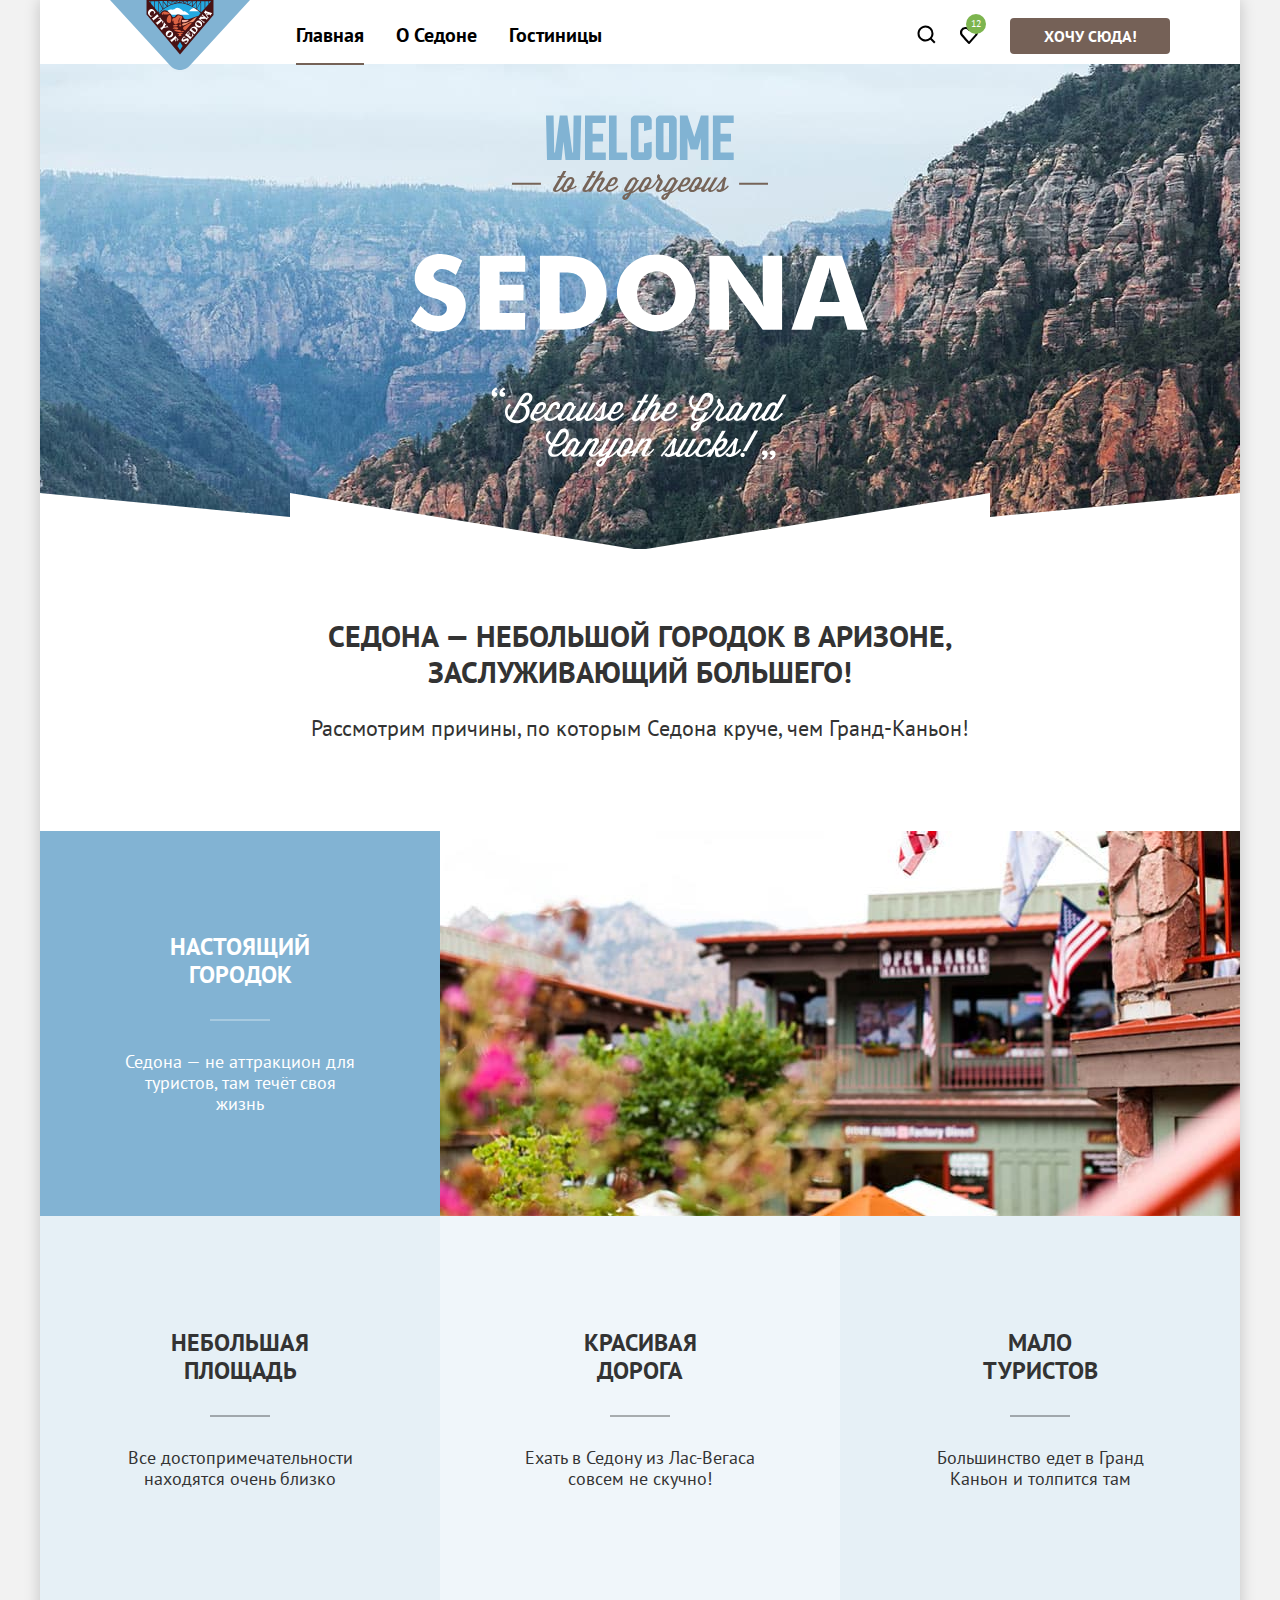
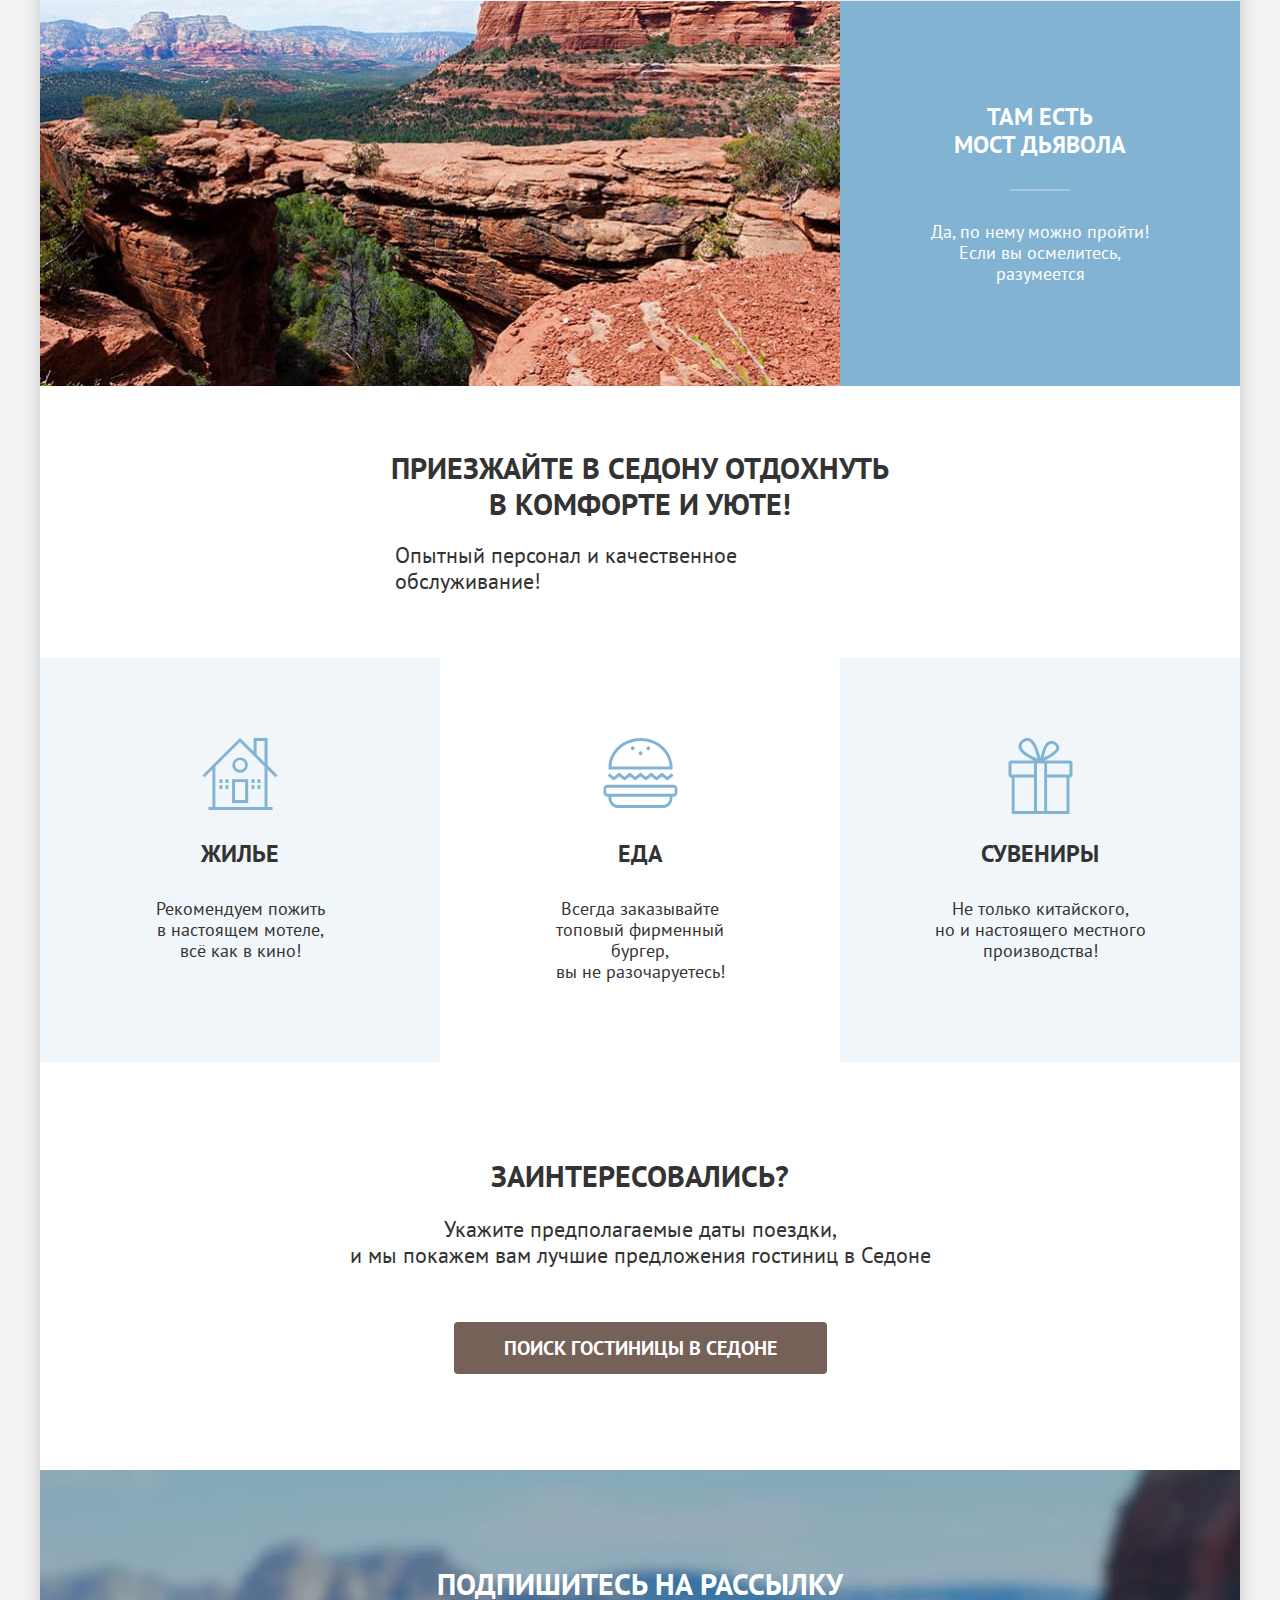
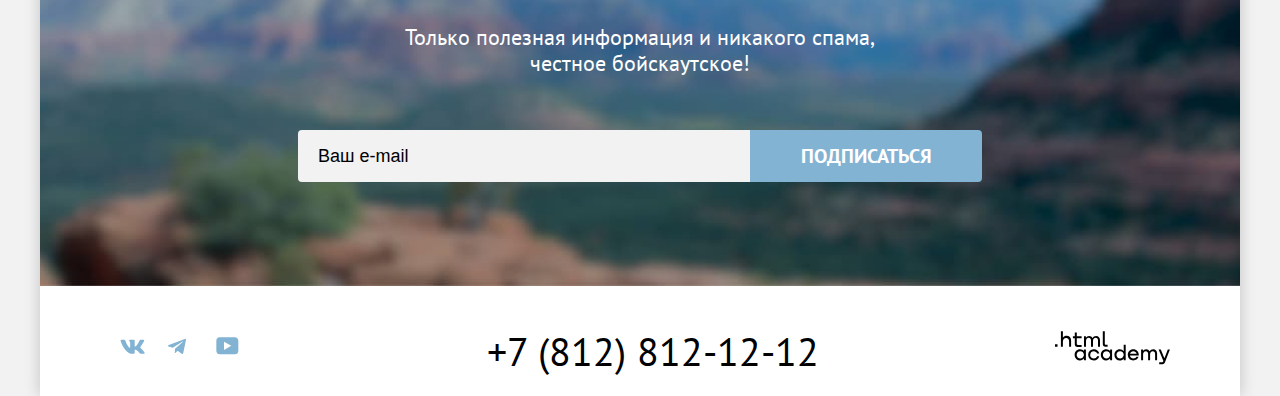
<file: index.html>
<!DOCTYPE html>
<html lang="ru">
<head>
  <meta charset="utf-8">
  <title>HTML Academy: Седона, преимущества и сервис</title>
  <link rel="icon" type="image/x-icon" sizes="32x32" href="images/favicon-32x32.png">
  <link rel="stylesheet" href="styles/styles.css">
</head>
<body>
<div class="wrapper">
  <header class="page-header header-container" data-test="header">
    <a class="header-logo">
      <img src="images/city-of-sedona-logo.svg" width="140" height="70" alt="Логотип Sedona.">
    </a>
    <nav class="navigation">
      <ul class="navigation-list">
        <li class="navigation-item">
          <a class="navigation-link navigation-link-current">Главная</a>
        </li>
        <li class="navigation-item">
          <a class="navigation-link" href="#">О Седоне</a>
        </li>
        <li class="navigation-item">
          <a class="navigation-link" href="catalog.html">Гостиницы</a>
        </li>
      </ul>
      <ul class="navigation-list navigation-user">
        <li class="navigation-item">
          <a class="navigation-link" href="#">
            <img src="images/search-icon.svg" width="19" height="19" alt="Поиск.">
          </a>
        </li>
        <li class="navigation-item">
          <a class="navigation-link favourites-link" href="#">
            <img src="images/favourites-icon.svg" width="18" height="17" alt="Избранное.">
            <output class="favourites-count" name="favourites-count" role="status">12</output>
          </a>
        </li>
      </ul>
      <button class="button-small button-primary-style" type="button">ХОЧУ СЮДА!</button>
    </nav>
  </header>
  <main class="main-index main-container" data-test="main">
    <section class="hero" data-test="hero">
      <h1 class="visually-hidden">Сайт города Седона</h1>
      <img src="images/welcome-to-sedona-with-slogan.svg" width="458" height="352"
           alt="Welcome to the gorgeous Sedona. 'Because the Grand Canyon sucks!'">
    </section>
    <section class="advantages" data-test="advantages">
      <div class="advantage-header-and-slogan-wrapper">
        <h2 class="visually-hidden">Преимущества</h2>
        <p class="advantages-slogan">Седона — небольшой городок в Аризоне, заслуживающий большего!</p>
        <p>Рассмотрим причины, по которым Седона круче, чем Гранд-Каньон!</p>
      </div>
      <ul class="advantages-list">
        <li class="advantages-list-item advantage-item-with-img-wrapper">
          <div class="advantage-item-wrapper">
            <h3 class="advantages-title white-font">Настоящий городок</h3>
            <p>Седона — не аттракцион для туристов, там течёт своя жизнь</p>
          </div>
          <div class="advantage-image-wrapper">
            <img src="images/sedona-town.jpg" width="800" height="385" alt="Фотография дома в Седоне.">
          </div>
        </li>
        <li class="advantages-list-item">
          <div class="advantage-item-wrapper">
            <h3 class="advantages-title">Небольшая площадь</h3>
            <p>Все достопримечательности находятся очень близко</p>
          </div>
        </li>
        <li class="advantages-list-item">
          <div class="advantage-item-wrapper">
            <h3 class="advantages-title">Красивая дорога</h3>
            <p>Ехать в Седону из Лас-Вегаса совсем не скучно!</p>
          </div>
        </li>
        <li class="advantages-list-item">
          <div class="advantage-item-wrapper">
            <h3 class="advantages-title">Мало туристов</h3>
            <p>Большинство едет в Гранд Каньон и толпится там</p>
          </div>
        </li>
        <li class="advantages-list-item advantage-item-with-img-wrapper">
          <div class="advantage-item-wrapper">
            <h3 class="advantages-title white-font">Там есть мост&nbsp;дьявола</h3>
            <p>Да, по нему можно пройти! Если вы осмелитесь, разумеется</p>
          </div>
          <div class="advantage-image-wrapper">
            <img src="images/devil-bridge.jpg" width="800" height="385" alt="Вид на мост дьявола.">
          </div>
        </li>
      </ul>
    </section>
    <section class="services" data-test="search">
      <h2 class="visually-hidden">Сервис</h2>
      <p class="services-promo-text">Приезжайте в Седону отдохнуть в комфорте и уюте!</p>
      <p>Опытный персонал и качественное обслуживание!</p>
      <ul class="services-list">
        <li class="services-list-item">
          <div class="service-item-wrapper housing-icon">
            <h3>Жилье</h3>
            <p>Рекомендуем пожить<br> в настоящем мотеле,<br> всё как в кино!</p>
          </div>
        </li>
        <li class="services-list-item">
          <div class="service-item-wrapper food-icon">
            <h3>Еда</h3>
            <p>Всегда заказывайте<br> топовый фирменный бургер,<br> вы не разочаруетесь!</p>
          </div>
        </li>
        <li class="services-list-item">
          <div class="service-item-wrapper souvenirs-icon">
            <h3>Сувениры</h3>
            <p>Не только китайского,<br> но и настоящего местного производства!</p>
          </div>
        </li>
      </ul>
      <div class="call-to-action-wrapper">
        <h2 class="visually-hidden">Поиск отеля</h2>
        <p class="question-before-call-to-action">Заинтересовались?</p>
        <p class="hotel-search-call-to-action">Укажите предполагаемые даты поездки,<br> и мы покажем вам лучшие
          предложения гостиниц в Седоне</p>
        <a class="button-medium button-primary-style" href="catalog.html">Поиск гостиницы в Седоне</a>
      </div>
    </section>
    <section class="subscription subscription-background" data-test="subscribe">
      <h2 class="visually-hidden">Рассылка</h2>
      <div class="subscription-wrapper">
        <form action="https://echo.htmlacademy.ru/" method="post">
          <p class="subscription-call-to-action">Подпишитесь на рассылку</p>
          <p>Только полезная информация и никакого спама, честное бойскаутское!</p>
          <div class="newsletter-email-wrapper">
            <label class="visually-hidden" for="newsletter-email">Email</label>
            <input class="newsletter-email-field" type="email" placeholder="Ваш e-mail" name="newsletter-email"
                   id="newsletter-email"
                   required>
            <button class="button-medium button-alternative-style newsletter-button" type="submit">Подписаться</button>
          </div>
        </form>
      </div>
    </section>
  </main>
  <footer class="page-footer footer-container" data-test="footer">
    <section class="footer-social">
      <h2 class="visually-hidden">Мы в социальных сетях</h2>
      <ul class="socials-list">
        <li class="socials-list-item">
          <a class="socials-link" href="https://vk.com/htmlacademy">
            <svg
              class="socials-icon"
              xmlns="http://www.w3.org/2000/svg"
              width="25"
              height="15"
              fill="#83b3d3"
              role="img"
              aria-label="Мы во Вконтакте.">
              <path fill-rule="evenodd" clip-rule="evenodd"
                    d="M24.12 1.8c.16-.54 0-.94-.8-.94H20.7c-.67 0-.98.34-1.15.73 0 0-1.33 3.2-3.22 5.27-.61.6-.9.8-1.23.8-.16 0-.41-.2-.41-.75v-5.1c0-.66-.19-.95-.74-.95H9.82c-.42 0-.67.3-.67.59 0 .62.95.76 1.04 2.51v3.8c0 .83-.15.98-.48.98-.9 0-3.06-3.2-4.34-6.88-.25-.72-.5-1-1.18-1H1.57c-.75 0-.9.34-.9.73 0 .68.89 4.07 4.14 8.55 2.17 3.06 5.23 4.72 8 4.72 1.68 0 1.88-.37 1.88-1v-2.32c0-.74.16-.88.7-.88.38 0 1.05.19 2.6 1.66 1.79 1.75 2.08 2.54 3.08 2.54h2.63c.75 0 1.12-.37.9-1.1-.23-.72-1.08-1.77-2.2-3.02-.62-.71-1.54-1.48-1.82-1.86-.39-.5-.28-.71 0-1.15 0 0 3.2-4.42 3.54-5.93Z"/>
            </svg>
          </a>
        </li>
        <li class="socials-list-item">
          <a class="socials-link" href="https://t.me/htmlacademy ">
            <svg
              class="socials-icon"
              xmlns="http://www.w3.org/2000/svg"
              width="18"
              height="16"
              fill="#83b3d3"
              role="img"
              aria-label="Мы в Телеграме.">
              <path fill-rule="evenodd" clip-rule="evenodd"
                    d="M16.79.96.84 7.1c-1.09.44-1.08 1.05-.2 1.32l4.1 1.28 9.47-5.98c.44-.27.85-.13.52.17l-7.68 6.93-.28 4.22c.41 0 .6-.2.83-.41l1.99-1.94 4.13 3.06c.77.42 1.31.2 1.5-.71l2.72-12.8c.28-1.1-.43-1.61-1.16-1.28Z"/>
            </svg>
          </a>
        </li>
        <li class="socials-list-item">
          <a class="socials-link" href="https://www.youtube.com/user/htmlacademyru">
            <svg
              class="socials-icon"
              xmlns="http://www.w3.org/2000/svg"
              width="23"
              height="18"
              fill="#83b3d3"
              role="img"
              aria-label="Мы в Ютубе.">
              <path fill-rule="evenodd" clip-rule="evenodd"
                    d="M18.94.36H3.51C1.65.36.33 1.95.33 3.76v10.09c0 1.91 1.32 3.5 3.18 3.5h15.65c1.64 0 3.17-1.59 3.17-3.4V3.76c-.22-1.8-1.53-3.4-3.39-3.4ZM7.99 12.89V4.82l7.34 4.04-7.34 4.03Z"/>
            </svg>
          </a>
        </li>
      </ul>
    </section>
    <section class="footer-contacts">
      <h2 class="visually-hidden">Контакты</h2>
      <a class="footer-contacts-phone" href="tel:+78128121212">+7 (812) 812-12-12</a>
    </section>
    <section class="site-creators">
      <h2 class="visually-hidden">Создатели сайта</h2>
      <a class="html-academy-link" href="https://htmlacademy.ru/">
        <svg
          class="html-academy-logo"
          xmlns="http://www.w3.org/2000/svg"
          width="115"
          height="34"
          fill="black"
          role="img"
          aria-label="Логотип html-academy.">
          <path fill-rule="evenodd" clip-rule="evenodd"
                d="M0 13.26v2.6h2.5v-2.6H0ZM11.6 4.86c-1.6 0-2.8.7-3.6 1.7h-.1V.36h-2v15.5h2v-5.3c0-2.1 1.3-3.6 3.3-3.6 1.8 0 2.9 1.4 2.9 3.2v5.7h2v-6.1c.1-3-1.8-4.9-4.5-4.9ZM26.6 5.16h-4.8v-3.7h-2v3.8h-1.9v2h1.9v6c0 1.7 1 2.7 2.7 2.7h4.1v-2h-3.7c-.7 0-1.1-.4-1.1-1.1v-5.7h4.8v-2ZM41.1 4.96c-1.6 0-2.9.8-3.5 2.1h-.1c-.6-1.2-1.8-2.1-3.4-2.1-1.4 0-2.5.8-3.1 1.8h-.1v-1.6H29v10.6h2v-5.4c0-2 1-3.5 2.6-3.5 1.5 0 2.4 1 2.4 2.6v6.3h2v-5.6c0-2.4 1.4-3.3 2.6-3.3 1.5 0 2.4 1 2.4 2.6v6.3h2v-6.5c.1-2.5-1.4-4.3-3.9-4.3ZM47.8 13.06c0 1.7 1 2.7 2.8 2.7h2v-2h-1.7c-.7 0-1.1-.4-1.1-1.1V.36h-2v12.7ZM28.9 20.06c-.9-1.1-2.2-1.8-3.9-1.8-3.1 0-5.4 2.3-5.4 5.6s2.3 5.6 5.4 5.6c1.8 0 3-.8 3.8-1.9h.1v1.6h2v-10.6h-2v1.5Zm-3.6 7.4c-2.2 0-3.6-1.6-3.6-3.6s1.4-3.6 3.6-3.6 3.6 1.6 3.6 3.6c0 1.9-1.4 3.6-3.6 3.6ZM44.2 22.36c-.5-2.4-2.6-4.1-5.4-4.1a5.4 5.4 0 0 0-5.6 5.6c0 3.1 2.2 5.6 5.6 5.6 2.8 0 4.9-1.8 5.4-4.2h-2.1a3.4 3.4 0 0 1-3.3 2.3c-2.2 0-3.6-1.6-3.6-3.6s1.4-3.6 3.6-3.6c1.6 0 2.8 1 3.3 2.2h2.1v-.2ZM55.1 20.06c-.9-1.1-2.2-1.8-3.9-1.8-3.1 0-5.4 2.3-5.4 5.6s2.3 5.6 5.4 5.6c1.8 0 3-.8 3.8-1.9h.1v1.6h2v-10.6h-2v1.5Zm-3.6 7.4c-2.2 0-3.6-1.6-3.6-3.6s1.4-3.6 3.6-3.6 3.6 1.6 3.6 3.6c0 1.9-1.5 3.6-3.6 3.6ZM68.7 20.16c-.9-1.1-2.2-1.9-3.9-1.9-3.1 0-5.4 2.3-5.4 5.6s2.2 5.6 5.4 5.6c1.7 0 3-.8 3.8-1.8h.1v1.5h2v-15.4h-2v6.4Zm-3.6 7.3c-2.2 0-3.6-1.6-3.6-3.6s1.4-3.6 3.6-3.6 3.6 1.6 3.6 3.6c-.1 2-1.5 3.6-3.6 3.6ZM78.3 18.26c-3.3 0-5.5 2.5-5.5 5.6 0 3 2.1 5.6 5.5 5.6 2.5 0 4.5-1.3 5.2-3.6h-2.1c-.5 1-1.6 1.6-3 1.6-1.9 0-3.3-1.3-3.4-2.9h8.8c.2-3.6-2-6.3-5.5-6.3Zm0 1.9c1.7 0 3 1 3.3 2.6h-6.5c.3-1.5 1.5-2.6 3.2-2.6ZM98.2 18.26c-1.6 0-2.9.8-3.6 2h-.1c-.6-1.2-1.8-2-3.4-2-1.4 0-2.5.7-3.1 1.8v-1.5h-1.9v10.6h2v-5.4c0-2 1-3.4 2.6-3.5 1.5 0 2.4 1 2.4 2.6v6.3h2v-5.6c0-2.4 1.4-3.3 2.6-3.3 1.5 0 2.4 1 2.4 2.6v6.3h2v-6.5c.1-2.6-1.4-4.4-3.9-4.4ZM109.4 27.36l-3.6-8.9h-2.2l4.8 11.6c-.3.9-.7 1.2-1.7 1.2h-2.5v2h2.5c1.8 0 2.8-.8 3.5-2.6l4.7-12.2h-2.1l-3.4 8.9Z"/>
        </svg>
      </a>
    </section>
  </footer>
  <div class="modal-container modal-container-close">
    <div class="modal-hotel-search">
      <button class="modal-close-button" type="button">
        <span class="visually-hidden">Закрыть</span>
      </button>
      <section class="modal-content">
        <h2 class="modal-title">Поиск гостиницы в Седоне</h2>
        <form class="hotel-search-form" action="https://echo.htmlacademy.ru/" method="post">
          <label for="arrival-date" class="arrival-date">Дата заезда:</label>
          <input class="field-date" type="text" name="arrival-date" id="arrival-date"
                 value="27 апреля 2020" placeholder="Укажите дату">
          <span class="modal-error">Мы не можем отправить вас в прошлое.</span>
          <label for="departure-date" class="departure-date">Дата выезда:</label>
          <input class="field-date1" type="text" name="departure-date" id="departure-date"
                 value="1 сентября 2023" placeholder="Укажите дату">
          <span class="dates-available-warning">На эти даты есть свободные номера. Пока есть.</span>
          <label class="adults-label" for="field-adult">Взрослые:</label>
          <div class="adult-quantity-wrapper">
            <button class="minus-button quantity-button" type="button">
              <svg width="20"
                   height="20"
                   viewBox="0 0 20 20"
                   fill="#756157"
                   fill-opacity="0.3"
                   xmlns="http://www.w3.org/2000/svg"
                   role="img"
                   aria-label="Убрать одного взрослого.">
                <path fill-rule="evenodd" clip-rule="evenodd" d="M3 9V11H17V9H3Z"/>
              </svg>
            </button>
            <input class="hotel-guests-quantity-input" id="field-adult" name="adult-quantity" type="number" value="2"
                   max="99">
            <button class="plus-button quantity-button" type="button">
              <svg width="20"
                   height="20"
                   viewBox="0 0 20 20"
                   fill="#756157"
                   fill-opacity="0.3"
                   xmlns="http://www.w3.org/2000/svg"
                   role="img"
                   aria-label="Добавить одного взрослого.">
                <path fill-rule="evenodd" clip-rule="evenodd" d="M17 9H11V3H9V9H3V11H9V17H11V11H17V9Z"/>
              </svg>
            </button>
          </div>
          <span class="form-label">
            <label for="field-child" class="children-label">Дети:</label>
              <span class="tooltip">
                <button class="tooltip-toggle" type="button" aria-labelledby="tooltip-label-number-of-children"
                        id="tooltip-label-date">
                    <svg class="tooltip-icon"
                         width="2"
                         height="12"
                         viewBox="0 0 2 12"
                         fill="none"
                         xmlns="http://www.w3.org/2000/svg"
                         role="img"
                         aria-label="Пояснение про детей.">
                      <path fill-rule="evenodd" clip-rule="evenodd" d="M0 0H2V2H0V0ZM2 12H0V3H2V12Z" fill="white"/>
                    </svg>
                </button>
                <span class="tooltip-text" role="tooltip" id="tooltip-label-number-of-children">Укажите количество детей, которые будут с вами, возраст которых от 6 до 18 лет. Дети до 6 лет размещаются бесплатно.</span>
              </span>
          </span>
          <div class="children-quantity-wrapper">
            <button class="minus-button quantity-button" type="button">
              <svg width="20"
                   height="20"
                   viewBox="0 0 20 20"
                   fill="#756157"
                   fill-opacity="0.3"
                   xmlns="http://www.w3.org/2000/svg"
                   role="img"
                   aria-label="Убрать одного ребенка.">
                <path fill-rule="evenodd" clip-rule="evenodd" d="M3 9V11H17V9H3Z"/>
              </svg>
            </button>
            <input class="hotel-guests-quantity-input" id="field-child" name="children-quantity" type="number" value="2"
                   max="99">
            <button class="plus-button quantity-button" type="button">
              <svg width="20"
                   height="20"
                   viewBox="0 0 20 20"
                   fill="#756157"
                   fill-opacity="0.3"
                   xmlns="http://www.w3.org/2000/svg"
                   role="img"
                   aria-label="Добавить одного ребенка.">
                <path fill-rule="evenodd" clip-rule="evenodd" d="M17 9H11V3H9V9H3V11H9V17H11V11H17V9Z"/>
              </svg>
            </button>
          </div>
          <button class="hotel-search-form-button button-alternative-style" type="submit">Найти</button>
        </form>
      </section>
    </div>
  </div>
</div>
</body>
</html>
</file>
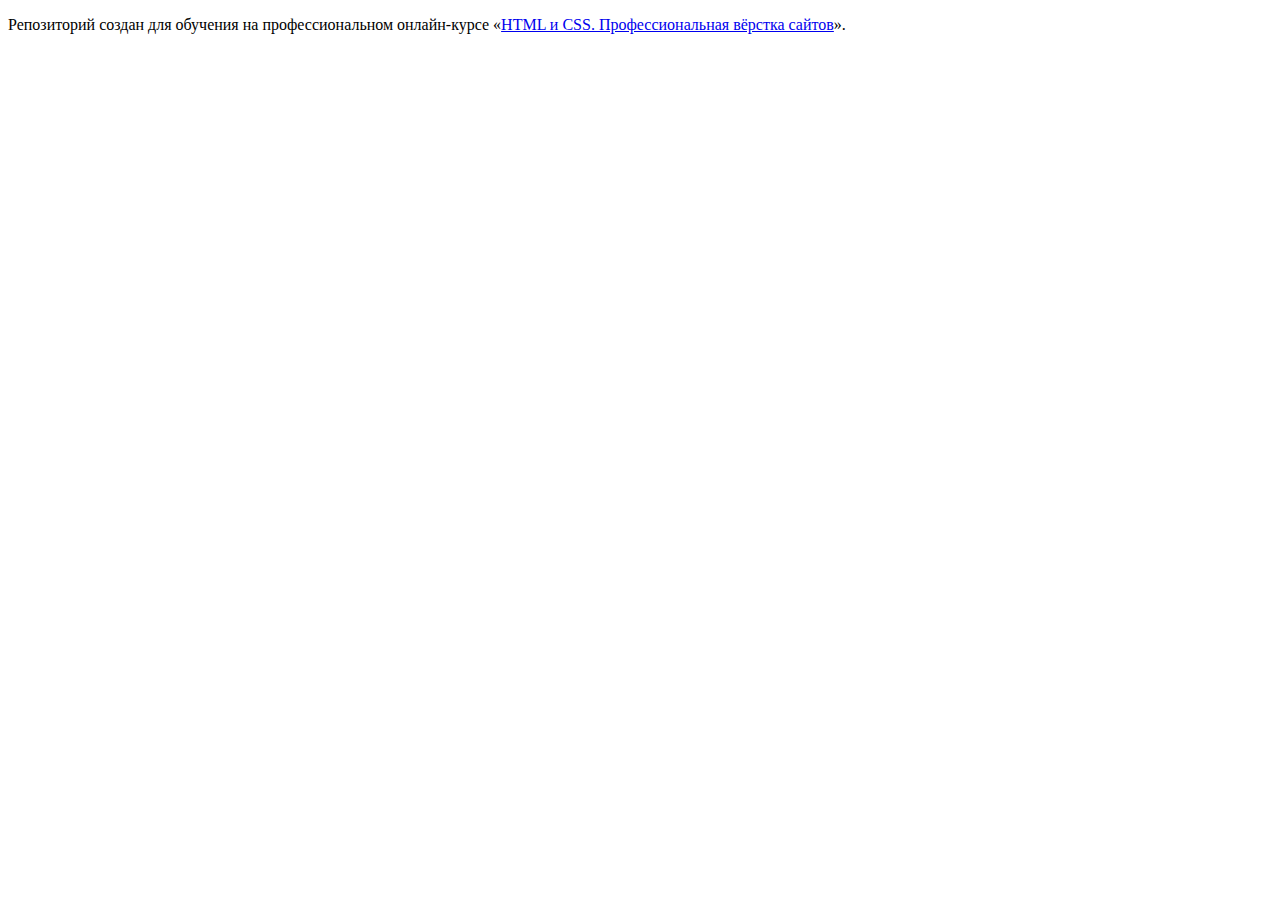
<file: 1/index.html>
<!DOCTYPE html>
<html lang="ru">
  <head>
    <meta charset="utf-8">
    <title>HTML Academy: Седона</title>
    <base href="https://htmlacademy-htmlcss.github.io/2419951-sedona-38/1/">
</head>
  <body>

    <p>Репозиторий создан для обучения на профессиональном онлайн‑курсе «<a href="https://htmlacademy.ru/intensive/htmlcss">HTML и CSS. Профессиональная вёрстка сайтов</a>».</p>

  </body>
</html>
</file>
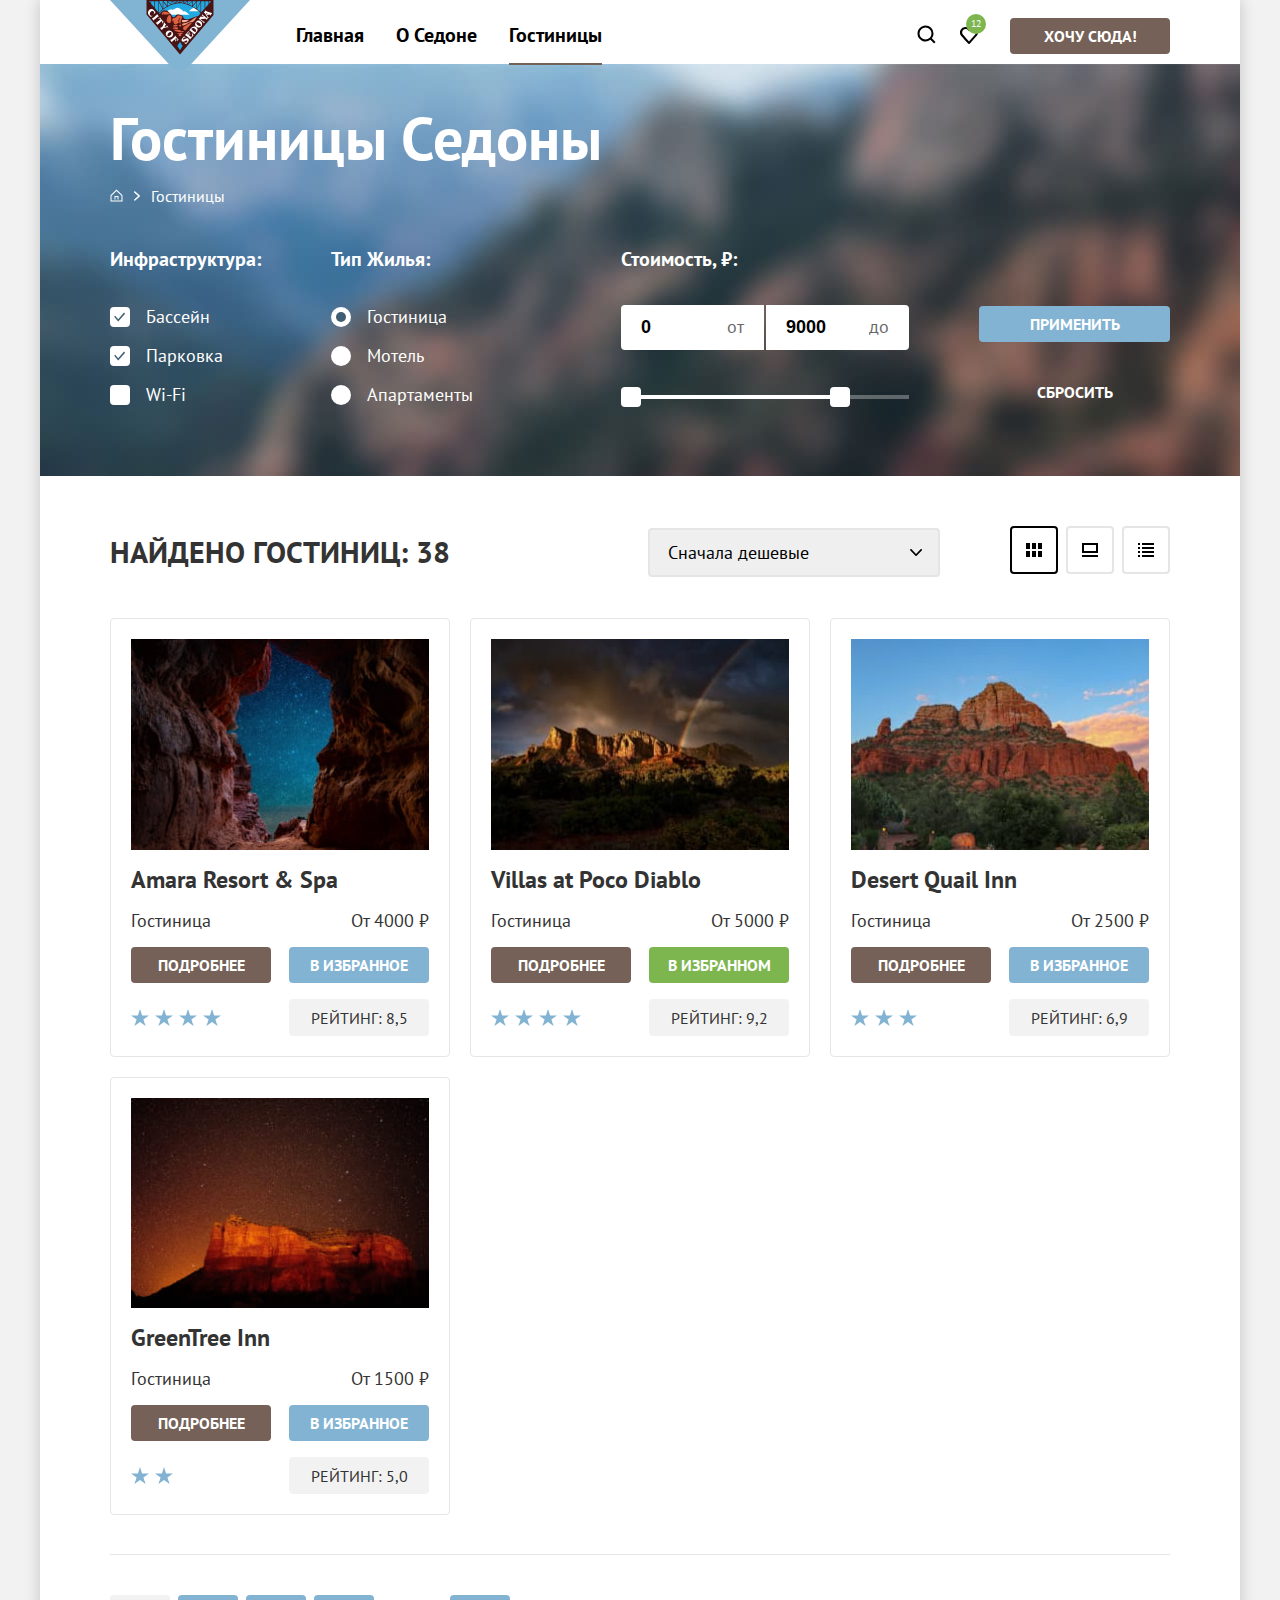
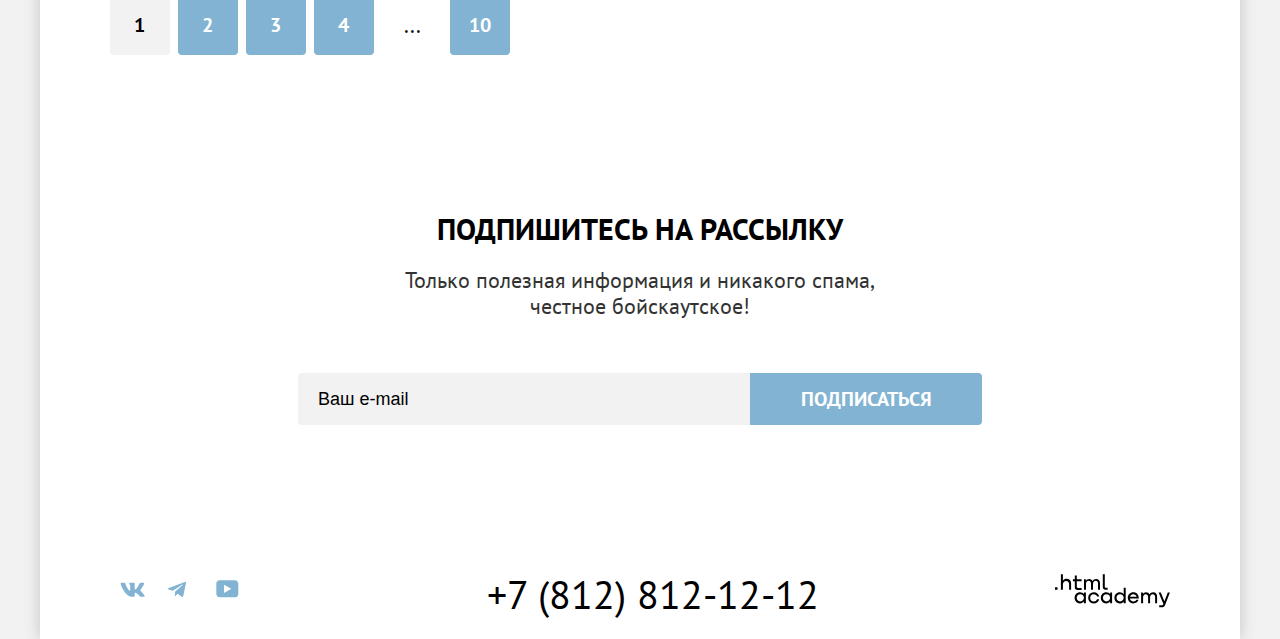
<file: catalog.html>
<!DOCTYPE html>
<html lang="ru">
<head>
  <meta charset="utf-8">
  <title>HTML Academy: Отели в Седоне</title>
  <link rel="icon" type="image/x-icon" sizes="32x32" href="images/favicon-32x32.png">
  <link rel="stylesheet" href="styles/styles.css">
</head>
<body>
<div class="wrapper">
  <header class="page-header header-container" data-test="header">
    <a class="header-logo" href="index.html">
      <img src="images/city-of-sedona-logo.svg" width="140" height="70" alt="Логотип Sedona.">
    </a>
    <nav class="navigation">
      <ul class="navigation-list">
        <li class="navigation-item">
          <a class="navigation-link" href="index.html">Главная</a>
        </li>
        <li class="navigation-item">
          <a class="navigation-link" href="#">О Седоне</a>
        </li>
        <li class="navigation-item">
          <a class="navigation-link navigation-link-current">Гостиницы</a>
        </li>
      </ul>
      <ul class="navigation-list navigation-user">
        <li class="navigation-item">
          <a class="navigation-link" href="#">
            <img src="images/search-icon.svg" width="19" height="19" alt="Поиск.">
          </a>
        </li>
        <li class="navigation-item">
          <a class="navigation-link favourites-link" href="#">
            <img src="images/favourites-icon.svg" width="18" height="17" alt="Избранное.">
            <output class="favourites-count" name="favourites-count" role="status">12</output>
          </a>
        </li>
      </ul>
      <button class="button-small button-primary-style" type="button">ХОЧУ СЮДА!</button>
    </nav>
  </header>
  <main class="main-catalog main-container" data-test="main">
    <div class="catalog-header-and-hotels-search-wrapper white-font">
      <header class="catalog-header">
        <h1>Гостиницы Седоны</h1>
        <ul class="breadcrumbs">
          <li class="breadcrumbs-item">
            <a class="breadcrumbs-link" href="index.html">
              <img src="images/home-icon.svg" width="13" height="13" alt="Главная страница.">
            </a>
          </li>
          <li class="breadcrumbs-item">
            <a class="breadcrumbs-link">Гостиницы</a>
          </li>
        </ul>
      </header>
      <section class="hotels-search" data-test="filter">
        <h2 class="visually-hidden">Фильтры поиска гостиниц</h2>
        <form class="hotels-search-filter" action="https://echo.htmlacademy.ru/" method="get">
          <fieldset class="hotels-search-filter-group">
            <legend class="hotels-search-filter-title">Инфраструктура:</legend>
            <ul class="hotels-search-filter-list">
              <li class="hotels-search-filter-list-item">
                <label class="control">
                  <input class="visually-hidden control-input" type="checkbox" name="swimming-pool" checked>
                  <span class="control-mark"></span>
                  <span class="control-label">Бассейн</span>
                </label>
              </li>
              <li class="hotels-search-filter-list-item">
                <label class="control">
                  <input class="visually-hidden control-input" type="checkbox" name="parking" checked>
                  <span class="control-mark"></span>
                  <span class="control-label">Парковка</span>
                </label>
              </li>
              <li class="hotels-search-filter-list-item">
                <label class="control">
                  <input class="visually-hidden control-input" type="checkbox" name="wi-fi">
                  <span class="control-mark"></span>
                  <span class="control-label">Wi-Fi</span>
                </label>
              </li>
            </ul>
          </fieldset>
          <fieldset class="hotels-search-filter-group">
            <legend class="hotels-search-filter-title">Тип жилья:</legend>
            <ul class="hotels-search-filter-list">
              <li class="hotels-search-filter-list-item">
                <label class="control">
                  <input class="visually-hidden control-input" type="radio" name="accommodation-type" value="hotel"
                         checked>
                  <span class="control-mark"></span>
                  <span class="control-label">Гостиница</span>
                </label>
              </li>
              <li class="hotels-search-filter-list-item">
                <label class="control">
                  <input class="visually-hidden control-input" type="radio" name="accommodation-type" value="motel">
                  <span class="control-mark"></span>
                  <span class="control-label">Мотель</span>
                </label>
              </li>
              <li class="hotels-search-filter-list-item">
                <label class="control">
                  <input class="visually-hidden control-input" name="accommodation-type" type="radio"
                         value="apartments">
                  <span class="control-mark"></span>
                  <span class="control-label">Апартаменты</span>
                </label>
              </li>
            </ul>
          </fieldset>
          <fieldset class="hotels-search-filter-group">
            <legend class="hotels-search-filter-title">Стоимость, ₽:</legend>
            <div class="range">
              <div class="cost-range-input-wrapper">
                <label><input class="cost-range-input" type="number" name="min-price" value="0" max="999999"
                              min="0"><span class="from-to-placeholder">от</span></label>
                <label><input class="cost-range-input" type="number" name="max-price" value="9000" max="999999"
                              min="1"><span class="from-to-placeholder">до</span></label>
              </div>
              <div class="range-scale">
                <div class="range-bar" style="left: 0; width: 226px">
                  <button class="range-toggle toggle-min" type="button">
                    <span class="visually-hidden">Изменить минимальную цену</span>
                  </button>
                  <button class="range-toggle toggle-max" type="button">
                    <span class="visually-hidden">Изменить максимальную цену</span>
                  </button>
                </div>
              </div>
            </div>
          </fieldset>
          <div class="hotels-search-buttons-wrapper">
            <button class="button-small button-alternative-style" type="submit">Применить</button>
            <button class="no-border-button white-font" type="reset">Сбросить</button>
          </div>
        </form>
      </section>
    </div>
    <section class="catalog-search-results-section" data-test="catalog">
      <div class="hotels-found-wrapper">
        <h2 class="visually-hidden">Результаты поиска</h2>
        <p class="catalog-search-result"><b>НАЙДЕНО ГОСТИНИЦ: 38</b></p>
        <select class="hotels-sorting-select" aria-label="Сортировка">
          <option value="cheap">Сначала дешевые</option>
        </select>
        <ul class="view-mode-list">
          <li>
            <a href="#" class="view-mode-button view-mode-button-selected">
              <svg
                class="view-mode-button-icon"
                xmlns="http://www.w3.org/2000/svg"
                width="16"
                height="14"
                fill="none"
                role="img"
                aria-label="Показать мелкие значки.">
                <path fill="#000000"
                      d="M4 0H0v6h4V0ZM16 0h-4v6h4V0ZM10 0H6v6h4V0ZM4 8H0v6h4V8ZM16 8h-4v6h4V8ZM10 8H6v6h4V8Z"/>
              </svg>
            </a>
          </li>
          <li>
            <a href="#" class="view-mode-button">
              <svg
                class="view-mode-button-icon"
                xmlns="http://www.w3.org/2000/svg"
                width="16"
                height="14"
                fill="none"
                role="img"
                aria-label="Показать крупные значки.">
                <path fill="#000000"
                      d="M16 12H0v2h16v-2ZM14 2v6H2V2h12Zm2-2H0v10h16V0Z"/>
              </svg>
            </a>
          </li>
          <li>
            <a href="#" class="view-mode-button">
              <svg
                class="view-mode-button-icon"
                xmlns="http://www.w3.org/2000/svg"
                width="16"
                height="14"
                fill="none"
                role="img"
                aria-label="Показать списком.">
                <path fill="#000000"
                      d="M2 0H0v2h2V0ZM16 0H4v2h12V0ZM2 4H0v2h2V4ZM16 4H4v2h12V4ZM2 8H0v2h2V8ZM16 8H4v2h12V8ZM2 12H0v2h2v-2ZM16 12H4v2h12v-2Z"/>
              </svg>
            </a>
          </li>
        </ul>
      </div>
      <ul class="hotel-list">
        <li class="hotel-card">
          <a class="hotel-card-link" href="#">
            <img alt="Каньон и звездное небо." class="hotel-card-img" height="212"
                 src="images/hotel-cards/canyon-promo-amara-resort.jpg" width="300">
          </a>
          <h3 class="hotel-name">Amara Resort & Spa</h3>
          <div class="inner-hotel-card-wrapper">
            <span class="hotel-type">Гостиница</span>
            <span class="hotel-cost">От 4000 ₽</span>
            <a class="button-small hotel-card-button-small button-primary-style" href="#">ПОДРОБНЕЕ</a>
            <button class="button-small hotel-card-button-small button-alternative-style" type="button">В ИЗБРАННОЕ
            </button>
            <img alt="Четырехзвездочный отель" class="category-star-img" height="37" src="images/hotel-cards/category-a-hotel.svg"
                 width="140">
            <p class="hotel-rating">РЕЙТИНГ: 8,5</p>
          </div>
        </li>
        <li class="hotel-card">
          <a class="hotel-card-link" href="#">
            <img alt="Вид на Поко Диабло." class="hotel-card-img" height="212" src="images/hotel-cards/poco-diablo-rainbow.jpg"
                 width="300">
          </a>
          <h3 class="hotel-name">Villas at Poco Diablo</h3>
          <div class="inner-hotel-card-wrapper">
            <span class="hotel-type">Гостиница</span>
            <span class="hotel-cost">От 5000 ₽</span>
            <a class="button-small button-primary-style" href="#">ПОДРОБНЕЕ</a>
            <button class="button-small hotel-card-button-small button-already-selected-style" type="button">В
              ИЗБРАННОМ
            </button>
            <img alt="Четырехзвездочный отель" class="category-star-img" height="37" src="images/hotel-cards/category-a-hotel.svg"
                 width="140">
            <p class="hotel-rating">РЕЙТИНГ: 9,2</p>
          </div>
        </li>
        <li class="hotel-card">
          <a class="hotel-card-link" href="#">
            <img alt="Гора и голубое небо." class="hotel-card-img" height="212"
                 src="images/hotel-cards/mountain-promo-desert-quail-inn.jpg" width="300">
          </a>
          <h3 class="hotel-name">Desert Quail Inn</h3>
          <div class="inner-hotel-card-wrapper">
            <span class="hotel-type">Гостиница</span>
            <span class="hotel-cost">От 2500 ₽</span>
            <a class="button-small button-primary-style" href="#">ПОДРОБНЕЕ</a>
            <button class="button-small hotel-card-button-small button-alternative-style" type="button">В ИЗБРАННОЕ
            </button>
            <img alt="Трехзвездочный отель" class="category-star-img" height="37" src="images/hotel-cards/category-b-hotel.svg"
                 width="140">
            <p class="hotel-rating">РЕЙТИНГ: 6,9</p>
          </div>
        </li>
        <li class="hotel-card">
          <a class="hotel-card-link" href="#">
            <img alt="Скала под ночным звездным небом." class="hotel-card-img" height="212"
                 src="images/hotel-cards/mountain-promo-green-tree-inn.jpg" width="300">
          </a>
          <h3 class="hotel-name">GreenTree Inn</h3>
          <div class="inner-hotel-card-wrapper">
            <span class="hotel-type">Гостиница</span>
            <span class="hotel-cost">От 1500 ₽</span>
            <a class="button-small button-primary-style" href="#">ПОДРОБНЕЕ</a>
            <button class="button-small hotel-card-button-small button-alternative-style" type="button">В ИЗБРАННОЕ
            </button>
            <img alt="Двухзвездочный отель" class="category-star-img" height="37" src="images/hotel-cards/category-c-hotel.svg"
                 width="140">
            <p class="hotel-rating">РЕЙТИНГ: 5,0</p>
          </div>
        </li>
      </ul>
      <ol class="hotels-search-pagination">
        <li class="hotels-search-pagination-item">
          <a class="hotels-search-pagination-button hotels-search-pagination-button-current" href="#">
            <span>1</span>
          </a>
        </li>
        <li class="hotels-search-pagination-item">
          <a class="hotels-search-pagination-button button-alternative-style" href="#">
            <span>2</span>
          </a>
        </li>
        <li class="hotels-search-pagination-item">
          <a class="hotels-search-pagination-button button-alternative-style" href="#">
            <span>3</span>
          </a>
        </li>
        <li class="hotels-search-pagination-item">
          <a class="hotels-search-pagination-button button-alternative-style" href="#">
            <span>4</span>
          </a>
        </li>
        <li class="hotels-search-pagination-item">
          <button class="hotels-search-other-pages-button" type="button">
            <span>...</span>
          </button>
        </li>
        <li class="hotels-search-pagination-item">
          <a class="hotels-search-pagination-button button-alternative-style" href="#">
            <span>10</span>
          </a>
        </li>
      </ol>
    </section>
    <section class="subscription" data-test="subscribe">
      <h2 class="visually-hidden">Рассылка</h2>
      <form action="https://echo.htmlacademy.ru/" method="post">
        <p class="catalog-subscription-call-to-action">Подпишитесь на рассылку</p>
        <p>Только полезная информация и никакого спама,<br> честное бойскаутское!</p>
        <div class="newsletter-email-wrapper">
          <label class="visually-hidden" for="newsletter-email">Email</label>
          <input class="newsletter-email-field _F2F2F2-background" type="email" placeholder="Ваш e-mail"
                 name="newsletter-email" id="newsletter-email"
                 required>
          <button class="button-medium button-alternative-style newsletter-button" type="submit">Подписаться</button>
        </div>
      </form>
    </section>
  </main>
  <footer class="page-footer footer-container" data-test="footer">
    <section class="footer-social">
      <h2 class="visually-hidden">Мы в социальных сетях</h2>
      <ul class="socials-list">
        <li class="socials-list-item">
          <a class="socials-link" href="https://vk.com/htmlacademy">
            <svg
              class="socials-icon"
              xmlns="http://www.w3.org/2000/svg"
              width="25"
              height="15"
              fill="#83b3d3"
              role="img"
              aria-label="Мы во Вконтакте.">
              <path fill-rule="evenodd" clip-rule="evenodd"
                    d="M24.12 1.8c.16-.54 0-.94-.8-.94H20.7c-.67 0-.98.34-1.15.73 0 0-1.33 3.2-3.22 5.27-.61.6-.9.8-1.23.8-.16 0-.41-.2-.41-.75v-5.1c0-.66-.19-.95-.74-.95H9.82c-.42 0-.67.3-.67.59 0 .62.95.76 1.04 2.51v3.8c0 .83-.15.98-.48.98-.9 0-3.06-3.2-4.34-6.88-.25-.72-.5-1-1.18-1H1.57c-.75 0-.9.34-.9.73 0 .68.89 4.07 4.14 8.55 2.17 3.06 5.23 4.72 8 4.72 1.68 0 1.88-.37 1.88-1v-2.32c0-.74.16-.88.7-.88.38 0 1.05.19 2.6 1.66 1.79 1.75 2.08 2.54 3.08 2.54h2.63c.75 0 1.12-.37.9-1.1-.23-.72-1.08-1.77-2.2-3.02-.62-.71-1.54-1.48-1.82-1.86-.39-.5-.28-.71 0-1.15 0 0 3.2-4.42 3.54-5.93Z"/>
            </svg>
          </a>
        </li>
        <li class="socials-list-item">
          <a class="socials-link" href="https://t.me/htmlacademy ">
            <svg
              class="socials-icon"
              xmlns="http://www.w3.org/2000/svg"
              width="18"
              height="16"
              fill="#83b3d3"
              role="img"
              aria-label="Мы в Телеграме.">
              <path fill-rule="evenodd" clip-rule="evenodd"
                    d="M16.79.96.84 7.1c-1.09.44-1.08 1.05-.2 1.32l4.1 1.28 9.47-5.98c.44-.27.85-.13.52.17l-7.68 6.93-.28 4.22c.41 0 .6-.2.83-.41l1.99-1.94 4.13 3.06c.77.42 1.31.2 1.5-.71l2.72-12.8c.28-1.1-.43-1.61-1.16-1.28Z"/>
            </svg>
          </a>
        </li>
        <li class="socials-list-item">
          <a class="socials-link" href="https://www.youtube.com/user/htmlacademyru">
            <svg
              class="socials-icon"
              xmlns="http://www.w3.org/2000/svg"
              width="23"
              height="18"
              fill="#83b3d3"
              role="img"
              aria-label="Мы в Ютубе.">
              <path fill-rule="evenodd" clip-rule="evenodd"
                    d="M18.94.36H3.51C1.65.36.33 1.95.33 3.76v10.09c0 1.91 1.32 3.5 3.18 3.5h15.65c1.64 0 3.17-1.59 3.17-3.4V3.76c-.22-1.8-1.53-3.4-3.39-3.4ZM7.99 12.89V4.82l7.34 4.04-7.34 4.03Z"/>
            </svg>
          </a>
        </li>
      </ul>
    </section>
    <section class="footer-contacts">
      <h2 class="visually-hidden">Контакты</h2>
      <a class="footer-contacts-phone" href="tel:+78128121212">+7 (812) 812-12-12</a>
    </section>
    <section class="site-creators">
      <h2 class="visually-hidden">Создатели сайта</h2>
      <a class="html-academy-link" href="https://htmlacademy.ru/">
        <svg
          class="html-academy-logo"
          xmlns="http://www.w3.org/2000/svg"
          width="115"
          height="34"
          fill="black"
          role="img"
          aria-label="Логотип html-academy.">
          <path fill-rule="evenodd" clip-rule="evenodd"
                d="M0 13.26v2.6h2.5v-2.6H0ZM11.6 4.86c-1.6 0-2.8.7-3.6 1.7h-.1V.36h-2v15.5h2v-5.3c0-2.1 1.3-3.6 3.3-3.6 1.8 0 2.9 1.4 2.9 3.2v5.7h2v-6.1c.1-3-1.8-4.9-4.5-4.9ZM26.6 5.16h-4.8v-3.7h-2v3.8h-1.9v2h1.9v6c0 1.7 1 2.7 2.7 2.7h4.1v-2h-3.7c-.7 0-1.1-.4-1.1-1.1v-5.7h4.8v-2ZM41.1 4.96c-1.6 0-2.9.8-3.5 2.1h-.1c-.6-1.2-1.8-2.1-3.4-2.1-1.4 0-2.5.8-3.1 1.8h-.1v-1.6H29v10.6h2v-5.4c0-2 1-3.5 2.6-3.5 1.5 0 2.4 1 2.4 2.6v6.3h2v-5.6c0-2.4 1.4-3.3 2.6-3.3 1.5 0 2.4 1 2.4 2.6v6.3h2v-6.5c.1-2.5-1.4-4.3-3.9-4.3ZM47.8 13.06c0 1.7 1 2.7 2.8 2.7h2v-2h-1.7c-.7 0-1.1-.4-1.1-1.1V.36h-2v12.7ZM28.9 20.06c-.9-1.1-2.2-1.8-3.9-1.8-3.1 0-5.4 2.3-5.4 5.6s2.3 5.6 5.4 5.6c1.8 0 3-.8 3.8-1.9h.1v1.6h2v-10.6h-2v1.5Zm-3.6 7.4c-2.2 0-3.6-1.6-3.6-3.6s1.4-3.6 3.6-3.6 3.6 1.6 3.6 3.6c0 1.9-1.4 3.6-3.6 3.6ZM44.2 22.36c-.5-2.4-2.6-4.1-5.4-4.1a5.4 5.4 0 0 0-5.6 5.6c0 3.1 2.2 5.6 5.6 5.6 2.8 0 4.9-1.8 5.4-4.2h-2.1a3.4 3.4 0 0 1-3.3 2.3c-2.2 0-3.6-1.6-3.6-3.6s1.4-3.6 3.6-3.6c1.6 0 2.8 1 3.3 2.2h2.1v-.2ZM55.1 20.06c-.9-1.1-2.2-1.8-3.9-1.8-3.1 0-5.4 2.3-5.4 5.6s2.3 5.6 5.4 5.6c1.8 0 3-.8 3.8-1.9h.1v1.6h2v-10.6h-2v1.5Zm-3.6 7.4c-2.2 0-3.6-1.6-3.6-3.6s1.4-3.6 3.6-3.6 3.6 1.6 3.6 3.6c0 1.9-1.5 3.6-3.6 3.6ZM68.7 20.16c-.9-1.1-2.2-1.9-3.9-1.9-3.1 0-5.4 2.3-5.4 5.6s2.2 5.6 5.4 5.6c1.7 0 3-.8 3.8-1.8h.1v1.5h2v-15.4h-2v6.4Zm-3.6 7.3c-2.2 0-3.6-1.6-3.6-3.6s1.4-3.6 3.6-3.6 3.6 1.6 3.6 3.6c-.1 2-1.5 3.6-3.6 3.6ZM78.3 18.26c-3.3 0-5.5 2.5-5.5 5.6 0 3 2.1 5.6 5.5 5.6 2.5 0 4.5-1.3 5.2-3.6h-2.1c-.5 1-1.6 1.6-3 1.6-1.9 0-3.3-1.3-3.4-2.9h8.8c.2-3.6-2-6.3-5.5-6.3Zm0 1.9c1.7 0 3 1 3.3 2.6h-6.5c.3-1.5 1.5-2.6 3.2-2.6ZM98.2 18.26c-1.6 0-2.9.8-3.6 2h-.1c-.6-1.2-1.8-2-3.4-2-1.4 0-2.5.7-3.1 1.8v-1.5h-1.9v10.6h2v-5.4c0-2 1-3.4 2.6-3.5 1.5 0 2.4 1 2.4 2.6v6.3h2v-5.6c0-2.4 1.4-3.3 2.6-3.3 1.5 0 2.4 1 2.4 2.6v6.3h2v-6.5c.1-2.6-1.4-4.4-3.9-4.4ZM109.4 27.36l-3.6-8.9h-2.2l4.8 11.6c-.3.9-.7 1.2-1.7 1.2h-2.5v2h2.5c1.8 0 2.8-.8 3.5-2.6l4.7-12.2h-2.1l-3.4 8.9Z"/>
        </svg>
      </a>
    </section>
  </footer>
</div>
</body>
</html>
</file>
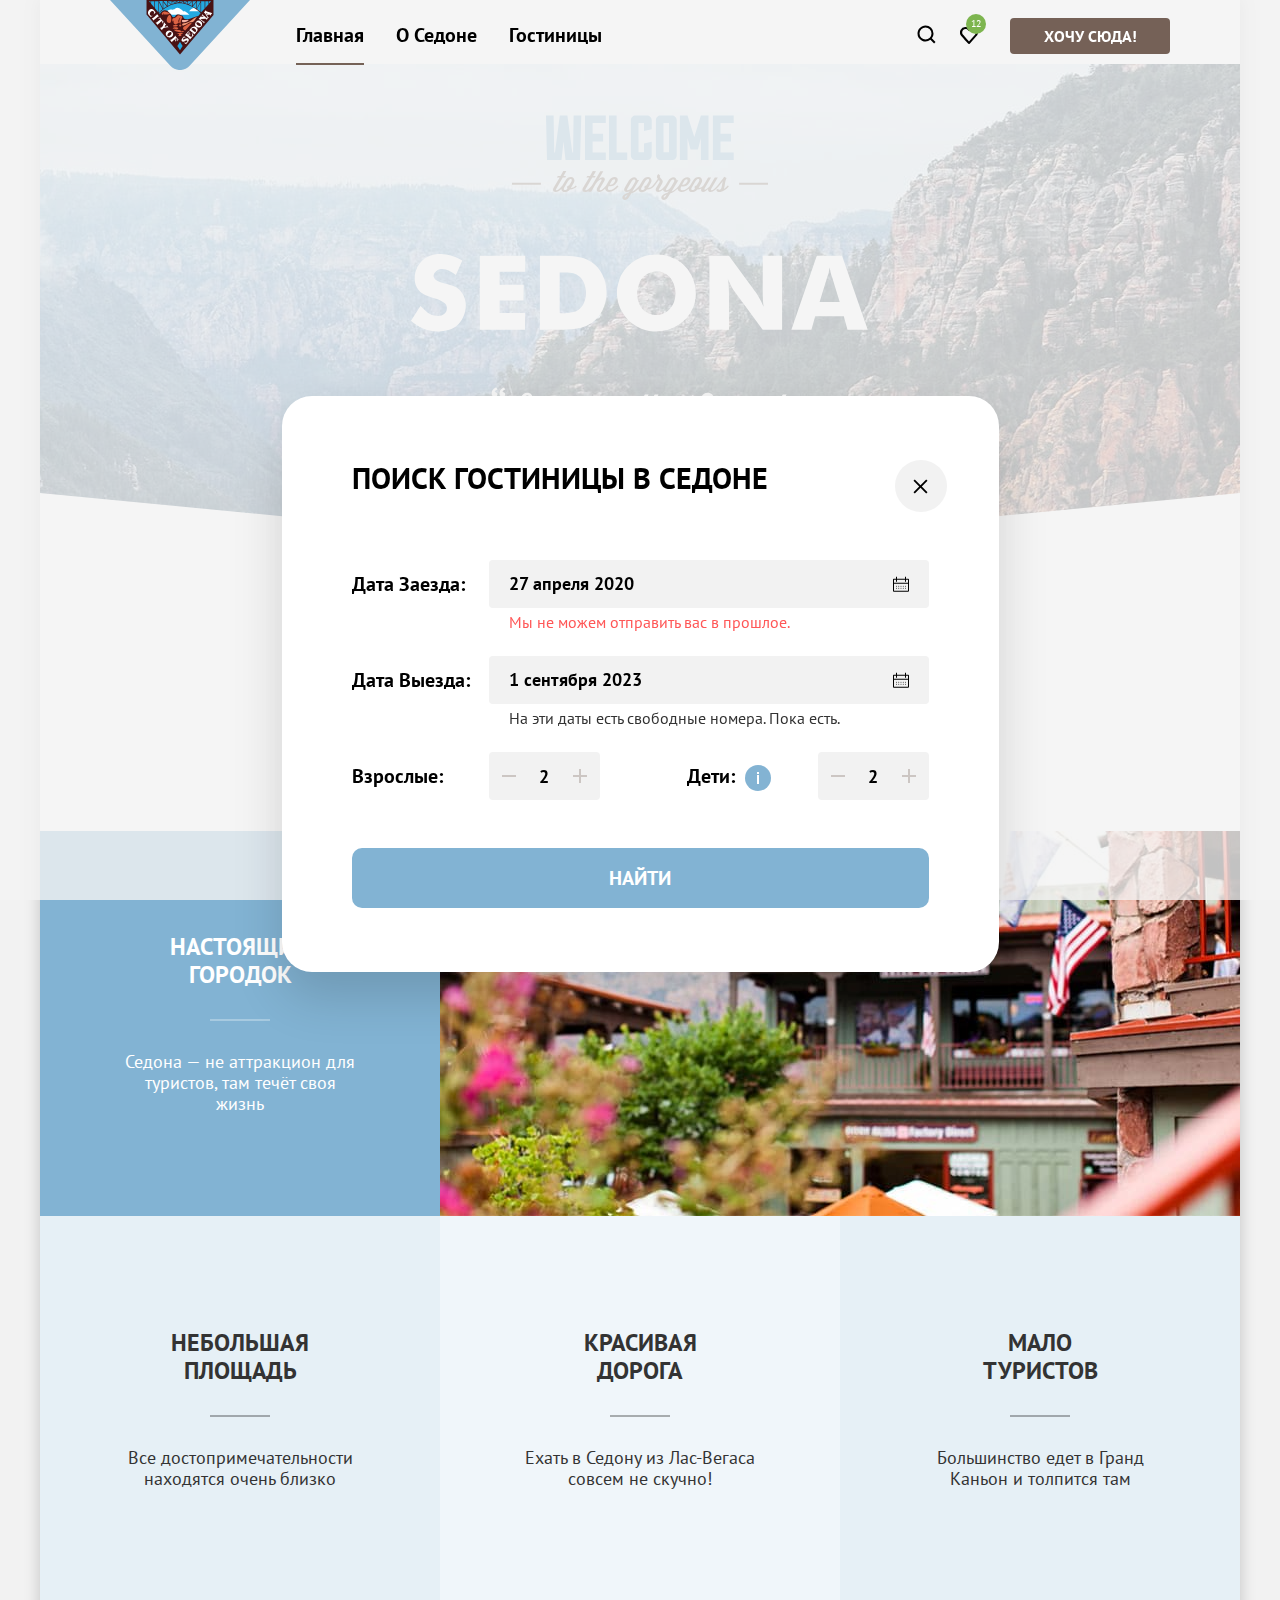
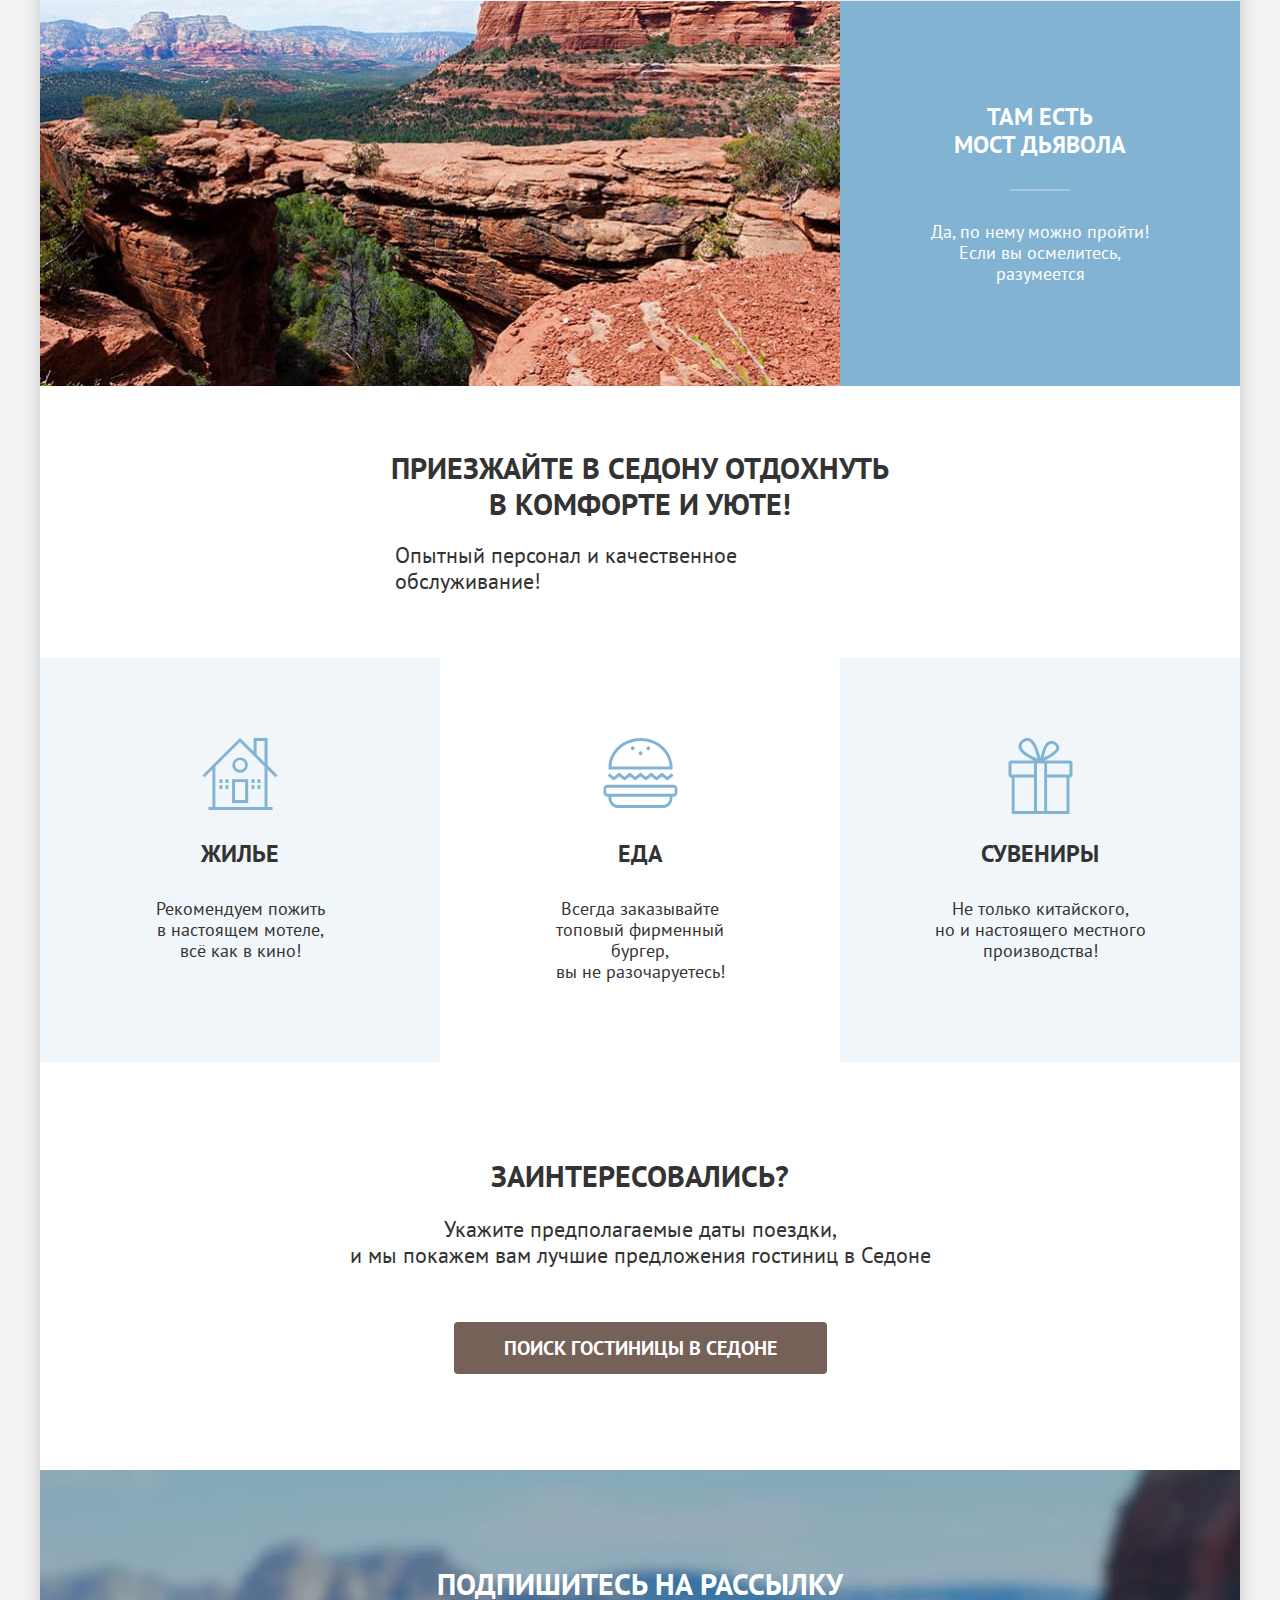
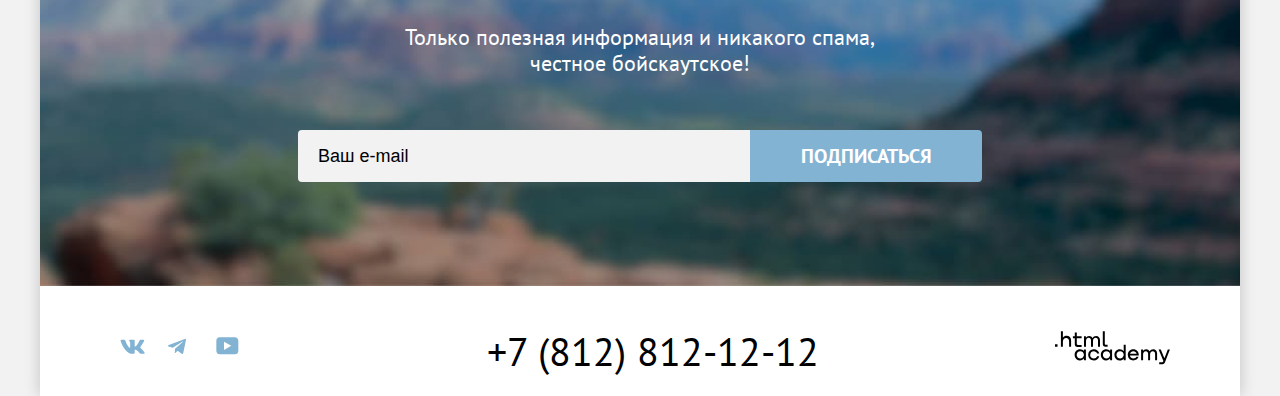
<file: modal.html>
<!DOCTYPE html>
<html lang="ru">
<head>
  <meta charset="utf-8">
  <title>HTML Academy: Седона, преимущества и сервис</title>
  <link href="images/favicon-32x32.png" rel="icon" sizes="32x32" type="image/x-icon">
  <link href="styles/styles.css" rel="stylesheet">
</head>
<body>
<div class="wrapper">
  <header class="page-header header-container" data-test="header">
    <a class="header-logo">
      <img alt="Логотип Sedona." height="70" src="images/city-of-sedona-logo.svg" width="140">
    </a>
    <nav class="navigation">
      <ul class="navigation-list">
        <li class="navigation-item">
          <a class="navigation-link navigation-link-current">Главная</a>
        </li>
        <li class="navigation-item">
          <a class="navigation-link" href="#">О Седоне</a>
        </li>
        <li class="navigation-item">
          <a class="navigation-link" href="catalog.html">Гостиницы</a>
        </li>
      </ul>
      <ul class="navigation-list navigation-user">
        <li class="navigation-item">
          <a class="navigation-link" href="#">
            <img alt="Поиск." height="19" src="images/search-icon.svg" width="19">
          </a>
        </li>
        <li class="navigation-item">
          <a class="navigation-link favourites-link" href="#">
            <img alt="Избранное." height="17" src="images/favourites-icon.svg" width="18">
            <output class="favourites-count" name="favourites-count" role="status">12</output>
          </a>
        </li>
      </ul>
      <button class="button-small button-primary-style" type="button">ХОЧУ СЮДА!</button>
    </nav>
  </header>
  <main class="main-index main-container" data-test="main">
    <section class="hero" data-test="hero">
      <h1 class="visually-hidden">Сайт города Седона</h1>
      <img alt="Welcome to the gorgeous Sedona. 'Because the Grand Canyon sucks!'" height="352" src="images/welcome-to-sedona-with-slogan.svg"
           width="458">
    </section>
    <section class="advantages" data-test="advantages">
      <div class="advantage-header-and-slogan-wrapper">
        <h2 class="visually-hidden">Преимущества</h2>
        <p class="advantages-slogan">Седона — небольшой городок в Аризоне, заслуживающий большего!</p>
        <p>Рассмотрим причины, по которым Седона круче, чем Гранд-Каньон!</p>
      </div>
      <ul class="advantages-list">
        <li class="advantages-list-item advantage-item-with-img-wrapper">
          <div class="advantage-item-wrapper">
            <h3 class="advantages-title white-font">Настоящий городок</h3>
            <p>Седона — не аттракцион для туристов, там течёт своя жизнь</p>
          </div>
          <div class="advantage-image-wrapper">
            <img alt="Фотография дома в Седоне." height="385" src="images/sedona-town.jpg" width="800">
          </div>
        </li>
        <li class="advantages-list-item">
          <div class="advantage-item-wrapper">
            <h3 class="advantages-title">Небольшая площадь</h3>
            <p>Все достопримечательности находятся очень близко</p>
          </div>
        </li>
        <li class="advantages-list-item">
          <div class="advantage-item-wrapper">
            <h3 class="advantages-title">Красивая дорога</h3>
            <p>Ехать в Седону из Лас-Вегаса совсем не скучно!</p>
          </div>
        </li>
        <li class="advantages-list-item">
          <div class="advantage-item-wrapper">
            <h3 class="advantages-title">Мало туристов</h3>
            <p>Большинство едет в Гранд Каньон и толпится там</p>
          </div>
        </li>
        <li class="advantages-list-item advantage-item-with-img-wrapper">
          <div class="advantage-item-wrapper">
            <h3 class="advantages-title white-font">Там есть мост&nbsp;дьявола</h3>
            <p>Да, по нему можно пройти! Если вы осмелитесь, разумеется</p>
          </div>
          <div class="advantage-image-wrapper">
            <img alt="Вид на мост дьявола." height="385" src="images/devil-bridge.jpg" width="800">
          </div>
        </li>
      </ul>
    </section>
    <section class="services" data-test="search">
      <h2 class="visually-hidden">Сервис</h2>
      <p class="services-promo-text">Приезжайте в Седону отдохнуть в комфорте и уюте!</p>
      <p>Опытный персонал и качественное обслуживание!</p>
      <ul class="services-list">
        <li class="services-list-item">
          <div class="service-item-wrapper housing-icon">
            <h3>Жилье</h3>
            <p>Рекомендуем пожить<br> в настоящем мотеле,<br> всё как в кино!</p>
          </div>
        </li>
        <li class="services-list-item">
          <div class="service-item-wrapper food-icon">
            <h3>Еда</h3>
            <p>Всегда заказывайте<br> топовый фирменный бургер,<br> вы не разочаруетесь!</p>
          </div>
        </li>
        <li class="services-list-item">
          <div class="service-item-wrapper souvenirs-icon">
            <h3>Сувениры</h3>
            <p>Не только китайского,<br> но и настоящего местного производства!</p>
          </div>
        </li>
      </ul>
      <div class="call-to-action-wrapper">
        <h2 class="visually-hidden">Поиск отеля</h2>
        <p class="question-before-call-to-action">Заинтересовались?</p>
        <p class="hotel-search-call-to-action">Укажите предполагаемые даты поездки,<br> и мы покажем вам лучшие
          предложения гостиниц в Седоне</p>
        <a class="button-medium button-primary-style" href="catalog.html">Поиск гостиницы в Седоне</a>
      </div>
    </section>
    <section class="subscription subscription-background" data-test="subscribe">
      <h2 class="visually-hidden">Рассылка</h2>
      <div class="subscription-wrapper">
        <form action="https://echo.htmlacademy.ru/" method="post">
          <p class="subscription-call-to-action">Подпишитесь на рассылку</p>
          <p>Только полезная информация и никакого спама, честное бойскаутское!</p>
          <div class="newsletter-email-wrapper">
            <label class="visually-hidden" for="newsletter-email">Email</label>
            <input class="newsletter-email-field" id="newsletter-email" name="newsletter-email" placeholder="Ваш e-mail"
                   required
                   type="email">
            <button class="button-medium button-alternative-style newsletter-button" type="submit">Подписаться</button>
          </div>
        </form>
      </div>
    </section>
  </main>
  <footer class="page-footer footer-container" data-test="footer">
    <section class="footer-social">
      <h2 class="visually-hidden">Мы в социальных сетях</h2>
      <ul class="socials-list">
        <li class="socials-list-item">
          <a class="socials-link" href="https://vk.com/htmlacademy">
            <svg
              class="socials-icon"
              aria-label="Мы во Вконтакте."
              height="15"
              width="25"
              fill="#83b3d3"
              role="img"
              xmlns="http://www.w3.org/2000/svg">
              <path clip-rule="evenodd" d="M24.12 1.8c.16-.54 0-.94-.8-.94H20.7c-.67 0-.98.34-1.15.73 0 0-1.33 3.2-3.22 5.27-.61.6-.9.8-1.23.8-.16 0-.41-.2-.41-.75v-5.1c0-.66-.19-.95-.74-.95H9.82c-.42 0-.67.3-.67.59 0 .62.95.76 1.04 2.51v3.8c0 .83-.15.98-.48.98-.9 0-3.06-3.2-4.34-6.88-.25-.72-.5-1-1.18-1H1.57c-.75 0-.9.34-.9.73 0 .68.89 4.07 4.14 8.55 2.17 3.06 5.23 4.72 8 4.72 1.68 0 1.88-.37 1.88-1v-2.32c0-.74.16-.88.7-.88.38 0 1.05.19 2.6 1.66 1.79 1.75 2.08 2.54 3.08 2.54h2.63c.75 0 1.12-.37.9-1.1-.23-.72-1.08-1.77-2.2-3.02-.62-.71-1.54-1.48-1.82-1.86-.39-.5-.28-.71 0-1.15 0 0 3.2-4.42 3.54-5.93Z"
                    fill-rule="evenodd"/>
            </svg>
          </a>
        </li>
        <li class="socials-list-item">
          <a class="socials-link" href="https://t.me/htmlacademy ">
            <svg
              class="socials-icon"
              aria-label="Мы в Телеграме."
              fill="#83b3d3"
              height="16"
              width="18"
              role="img"
              xmlns="http://www.w3.org/2000/svg">
              <path clip-rule="evenodd" d="M16.79.96.84 7.1c-1.09.44-1.08 1.05-.2 1.32l4.1 1.28 9.47-5.98c.44-.27.85-.13.52.17l-7.68 6.93-.28 4.22c.41 0 .6-.2.83-.41l1.99-1.94 4.13 3.06c.77.42 1.31.2 1.5-.71l2.72-12.8c.28-1.1-.43-1.61-1.16-1.28Z"
                    fill-rule="evenodd"/>
            </svg>
          </a>
        </li>
        <li class="socials-list-item">
          <a class="socials-link" href="https://www.youtube.com/user/htmlacademyru">
            <svg
              class="socials-icon"
              aria-label="Мы в Ютубе."
              height="18"
              width="23"
              fill="#83b3d3"
              role="img"
              xmlns="http://www.w3.org/2000/svg">
              <path clip-rule="evenodd" d="M18.94.36H3.51C1.65.36.33 1.95.33 3.76v10.09c0 1.91 1.32 3.5 3.18 3.5h15.65c1.64 0 3.17-1.59 3.17-3.4V3.76c-.22-1.8-1.53-3.4-3.39-3.4ZM7.99 12.89V4.82l7.34 4.04-7.34 4.03Z"
                    fill-rule="evenodd"/>
            </svg>
          </a>
        </li>
      </ul>
    </section>
    <section class="footer-contacts">
      <h2 class="visually-hidden">Контакты</h2>
      <a class="footer-contacts-phone" href="tel:+78128121212">+7 (812) 812-12-12</a>
    </section>
    <section class="site-creators">
      <h2 class="visually-hidden">Создатели сайта</h2>
      <a class="html-academy-link" href="https://htmlacademy.ru/">
        <svg
          class="html-academy-logo"
          aria-label="Логотип html-academy."
          fill="black"
          height="34"
          width="115"
          role="img"
          xmlns="http://www.w3.org/2000/svg">
          <path clip-rule="evenodd" d="M0 13.26v2.6h2.5v-2.6H0ZM11.6 4.86c-1.6 0-2.8.7-3.6 1.7h-.1V.36h-2v15.5h2v-5.3c0-2.1 1.3-3.6 3.3-3.6 1.8 0 2.9 1.4 2.9 3.2v5.7h2v-6.1c.1-3-1.8-4.9-4.5-4.9ZM26.6 5.16h-4.8v-3.7h-2v3.8h-1.9v2h1.9v6c0 1.7 1 2.7 2.7 2.7h4.1v-2h-3.7c-.7 0-1.1-.4-1.1-1.1v-5.7h4.8v-2ZM41.1 4.96c-1.6 0-2.9.8-3.5 2.1h-.1c-.6-1.2-1.8-2.1-3.4-2.1-1.4 0-2.5.8-3.1 1.8h-.1v-1.6H29v10.6h2v-5.4c0-2 1-3.5 2.6-3.5 1.5 0 2.4 1 2.4 2.6v6.3h2v-5.6c0-2.4 1.4-3.3 2.6-3.3 1.5 0 2.4 1 2.4 2.6v6.3h2v-6.5c.1-2.5-1.4-4.3-3.9-4.3ZM47.8 13.06c0 1.7 1 2.7 2.8 2.7h2v-2h-1.7c-.7 0-1.1-.4-1.1-1.1V.36h-2v12.7ZM28.9 20.06c-.9-1.1-2.2-1.8-3.9-1.8-3.1 0-5.4 2.3-5.4 5.6s2.3 5.6 5.4 5.6c1.8 0 3-.8 3.8-1.9h.1v1.6h2v-10.6h-2v1.5Zm-3.6 7.4c-2.2 0-3.6-1.6-3.6-3.6s1.4-3.6 3.6-3.6 3.6 1.6 3.6 3.6c0 1.9-1.4 3.6-3.6 3.6ZM44.2 22.36c-.5-2.4-2.6-4.1-5.4-4.1a5.4 5.4 0 0 0-5.6 5.6c0 3.1 2.2 5.6 5.6 5.6 2.8 0 4.9-1.8 5.4-4.2h-2.1a3.4 3.4 0 0 1-3.3 2.3c-2.2 0-3.6-1.6-3.6-3.6s1.4-3.6 3.6-3.6c1.6 0 2.8 1 3.3 2.2h2.1v-.2ZM55.1 20.06c-.9-1.1-2.2-1.8-3.9-1.8-3.1 0-5.4 2.3-5.4 5.6s2.3 5.6 5.4 5.6c1.8 0 3-.8 3.8-1.9h.1v1.6h2v-10.6h-2v1.5Zm-3.6 7.4c-2.2 0-3.6-1.6-3.6-3.6s1.4-3.6 3.6-3.6 3.6 1.6 3.6 3.6c0 1.9-1.5 3.6-3.6 3.6ZM68.7 20.16c-.9-1.1-2.2-1.9-3.9-1.9-3.1 0-5.4 2.3-5.4 5.6s2.2 5.6 5.4 5.6c1.7 0 3-.8 3.8-1.8h.1v1.5h2v-15.4h-2v6.4Zm-3.6 7.3c-2.2 0-3.6-1.6-3.6-3.6s1.4-3.6 3.6-3.6 3.6 1.6 3.6 3.6c-.1 2-1.5 3.6-3.6 3.6ZM78.3 18.26c-3.3 0-5.5 2.5-5.5 5.6 0 3 2.1 5.6 5.5 5.6 2.5 0 4.5-1.3 5.2-3.6h-2.1c-.5 1-1.6 1.6-3 1.6-1.9 0-3.3-1.3-3.4-2.9h8.8c.2-3.6-2-6.3-5.5-6.3Zm0 1.9c1.7 0 3 1 3.3 2.6h-6.5c.3-1.5 1.5-2.6 3.2-2.6ZM98.2 18.26c-1.6 0-2.9.8-3.6 2h-.1c-.6-1.2-1.8-2-3.4-2-1.4 0-2.5.7-3.1 1.8v-1.5h-1.9v10.6h2v-5.4c0-2 1-3.4 2.6-3.5 1.5 0 2.4 1 2.4 2.6v6.3h2v-5.6c0-2.4 1.4-3.3 2.6-3.3 1.5 0 2.4 1 2.4 2.6v6.3h2v-6.5c.1-2.6-1.4-4.4-3.9-4.4ZM109.4 27.36l-3.6-8.9h-2.2l4.8 11.6c-.3.9-.7 1.2-1.7 1.2h-2.5v2h2.5c1.8 0 2.8-.8 3.5-2.6l4.7-12.2h-2.1l-3.4 8.9Z"
                fill-rule="evenodd"/>
        </svg>
      </a>
    </section>
  </footer>
  <div class="modal-container">
    <div class="modal-hotel-search">
      <button class="modal-close-button" type="button">
        <span class="visually-hidden">Закрыть</span>
      </button>
      <section class="modal-content">
        <h2 class="modal-title">Поиск гостиницы в Седоне</h2>
        <form action="https://echo.htmlacademy.ru/" class="hotel-search-form" method="post">
          <label class="arrival-date" for="arrival-date">Дата заезда:</label>
          <input class="field-date" id="arrival-date" name="arrival-date" placeholder="Укажите дату"
                 type="text" value="27 апреля 2020">
          <span class="modal-error">Мы не можем отправить вас в прошлое.</span>
          <label class="departure-date" for="departure-date">Дата выезда:</label>
          <input class="field-date1" id="departure-date" name="departure-date" placeholder="Укажите дату"
                 type="text" value="1 сентября 2023">
          <span class="dates-available-warning">На эти даты есть свободные номера. Пока есть.</span>
          <label class="adults-label" for="field-adult">Взрослые:</label>
          <div class="adult-quantity-wrapper">
            <button class="minus-button quantity-button" type="button">
              <svg aria-label="Убрать одного взрослого."
                   height="20"
                   viewBox="0 0 20 20"
                   fill="#756157"
                   fill-opacity="0.3"
                   width="20"
                   role="img"
                   xmlns="http://www.w3.org/2000/svg">
                <path clip-rule="evenodd" d="M3 9V11H17V9H3Z" fill-rule="evenodd"/>
              </svg>
            </button>
            <input class="hotel-guests-quantity-input" id="field-adult" max="99" name="adult-quantity" type="number"
                   value="2">
            <button class="plus-button quantity-button" type="button">
              <svg aria-label="Добавить одного взрослого."
                   height="20"
                   viewBox="0 0 20 20"
                   fill="#756157"
                   fill-opacity="0.3"
                   width="20"
                   role="img"
                   xmlns="http://www.w3.org/2000/svg">
                <path clip-rule="evenodd" d="M17 9H11V3H9V9H3V11H9V17H11V11H17V9Z" fill-rule="evenodd"/>
              </svg>
            </button>
          </div>
          <span class="form-label">
            <label class="children-label" for="field-child">Дети:</label>
              <span class="tooltip">
                <button aria-labelledby="tooltip-label-number-of-children" class="tooltip-toggle" id="tooltip-label-date"
                        type="button">
                    <svg aria-label="Пояснение про детей."
                         class="tooltip-icon"
                         height="12"
                         viewBox="0 0 2 12"
                         fill="none"
                         width="2"
                         role="img"
                         xmlns="http://www.w3.org/2000/svg">
                      <path clip-rule="evenodd" d="M0 0H2V2H0V0ZM2 12H0V3H2V12Z" fill="white" fill-rule="evenodd"/>
                    </svg>
                </button>
                <span class="tooltip-text" id="tooltip-label-number-of-children" role="tooltip">Укажите количество детей, которые будут с вами, возраст которых от 6 до 18 лет. Дети до 6 лет размещаются бесплатно.</span>
              </span>
          </span>
          <div class="children-quantity-wrapper">
            <button class="minus-button quantity-button" type="button">
              <svg aria-label="Убрать одного ребенка."
                   height="20"
                   viewBox="0 0 20 20"
                   fill="#756157"
                   fill-opacity="0.3"
                   width="20"
                   role="img"
                   xmlns="http://www.w3.org/2000/svg">
                <path clip-rule="evenodd" d="M3 9V11H17V9H3Z" fill-rule="evenodd"/>
              </svg>
            </button>
            <input class="hotel-guests-quantity-input" id="field-child" max="99" name="children-quantity" type="number"
                   value="2">
            <button class="plus-button quantity-button" type="button">
              <svg aria-label="Добавить одного ребенка."
                   height="20"
                   viewBox="0 0 20 20"
                   fill="#756157"
                   fill-opacity="0.3"
                   width="20"
                   role="img"
                   xmlns="http://www.w3.org/2000/svg">
                <path clip-rule="evenodd" d="M17 9H11V3H9V9H3V11H9V17H11V11H17V9Z" fill-rule="evenodd"/>
              </svg>
            </button>
          </div>
          <button class="hotel-search-form-button button-alternative-style" type="submit">Найти</button>
        </form>
      </section>
    </div>
  </div>
</div>
</body>
</html>
</file>
<file: styles/styles.css>
@font-face {
  font-family: "PT Sans";
  font-style: normal;
  font-weight: 400;
  src: url("../fonts/ptsans-400.woff2") format("woff2");
  font-display: swap;
}

@font-face {
  font-family: "PT Sans";
  font-style: normal;
  font-weight: 700;
  src: url("../fonts/ptsans-700.woff2") format("woff2");
  font-display: swap;
}

html {
  height: 100%;
}

*,
*::before,
*::after {
  box-sizing: border-box;
}

img {
  max-width: 100%;
  height: auto;
  object-fit: contain;
}

body {
  height: 100%;
  min-width: 1280px;
  padding-left: 40px;
  padding-right: 40px;
  margin: 0 auto;

  font-family: "PT Sans", sans-serif;
  font-size: 18px;
  line-height: 21px;
  color: #333333;
  background-color: #f2f2f2;
}

.visually-hidden {
  position: absolute;

  width: 1px;
  height: 1px;
  margin: -1px;
  padding: 0;

  border: 0;
  clip: rect(0 0 0 0);
  overflow: hidden;
}

.wrapper {
  display: flex;
  flex-direction: column;
  min-height: 100%;
  max-width: 1200px;
  margin: 0 auto;

  background-color: #ffffff;
  box-shadow: 0 0 15px 0 rgba(0, 0, 0, 0.2);
}

/* Pages */

.page-header {
  color: #000000;
}

.header-container {
  position: relative;
  z-index: 1;

  display: flex;
  align-items: center;
  padding: 0 70px;
  margin-bottom: -10px;
}

.header-logo {
  align-self: flex-start;
  width: 140px;
  margin-right: 30px;
}

.navigation {
  display: flex;
  flex-grow: 1;
  max-width: 890px;
}

.navigation-list {
  display: flex;
  flex-wrap: wrap;
  max-width: 450px;
  margin: 0;
  padding: 0;

  list-style-type: none;
}

.navigation-user {
  flex-shrink: 1;
  max-width: 290px;
  margin-right: 20px;
  margin-left: auto;
}

.navigation-link {
  display: block;
  padding: 20px 16px;

  font-size: 20px;
  font-weight: 700;
  line-height: 24px;
  text-decoration: none;
  text-align: center;
  color: #000000;
}

.navigation-link-current,
.navigation-link:hover,
.navigation-link:focus {
  text-decoration: underline;
  text-underline-offset: 21px;
  text-decoration-thickness: 2px;
  -webkit-text-decoration-color: #756257;
  text-decoration-color: #756257;
}

.navigation-user .navigation-link {
  min-width: 20px;
  min-height: 20px;
  padding: 22px 12px;
}

.navigation-item {
  position: relative;
}

.favourites-count {
  position: absolute;
  right: 4px;
  top: 11px;

  display: inline-block;
  height: 20px;
  width: 20px;
  padding: 5px 4px;

  font-size: 10px;
  font-weight: 400;
  line-height: 10px;
  color: #ffffff;

  background-color: #7db54f;
  border-radius: 10px;
}

.navigation button {
  align-self: center;
  width: 160px;
  margin: 12px 0 14px;

  font-family: inherit;
}

.main-container {
  flex-grow: 1;
  width: 1200px;
  margin: 0 auto;
}

.hero {
  position: relative;

  padding: 51px 0 82px 0;
  margin-bottom: 69px;

  background-color: #B0D2EA;
  background-image: url("../images/sedona-mountains-hero-background.jpg");
  background-repeat: no-repeat;
  background-size: cover;
}

.hero img {
  display: block;
  margin-left: auto;
  margin-right: auto;
}

.hero::after {
  position: absolute;
  left: 0;
  bottom: 0;

  width: 100%;
  height: 56px;

  background-image: url('../images/divider.svg');
  background-repeat: no-repeat;
  content: "";
}

/* Advantages */

.advantage-header-and-slogan-wrapper {
  padding: 0 230px;
  margin-bottom: 90px;

  text-align: center;
}

.advantages-slogan {
  margin-bottom: 25px;

  font-size: 30px;
  font-weight: 700;
  line-height: 36px;
  text-transform: uppercase;
}

.advantages-list {
  display: grid;
  grid-template-columns: repeat(3, 1fr);
  align-items: stretch;

  margin: 0;
  padding: 0;

  text-align: center;

  list-style-type: none;
}

.advantage-item-with-img-wrapper {
  display: flex;
  grid-column: 1 / -1;
  margin: 0;
  padding: 0;
}

.advantage-item-with-img-wrapper:last-child {
  flex-direction: row-reverse;
  margin-bottom: 64px;
}

.advantage-item-wrapper {
  display: flex;
  flex-direction: column;
  justify-content: flex-start;
  padding: 102px 85px;
  width: 400px;
  height: 100%;
  min-height: 385px;
}

.advantages-title::after {
  display: block;
  margin: 30px auto 30px;
  width: 60px;
  height: 2px;

  background-color: rgba(255, 255, 255, 0.3);
  content: "";
}

.advantages-list-item:nth-child(n+2):nth-child(-n+4) .advantage-item-wrapper {
  padding-top: 112.5px;
}

.advantages-list-item:nth-child(n+2):nth-child(-n+4) .advantages-title::after {
  background-color: rgba(0, 0, 0, 0.3);
}

.advantage-image-wrapper {
  display: flex;
}

.advantage-image-wrapper img {
  display: block;
  object-fit: cover;
}

.advantage-item-wrapper p {
  margin-top: 0;
  margin-bottom: 0;
}

.advantages-list-item:nth-child(odd) .advantage-item-wrapper {
  background-color: rgba(131, 179, 211, 0.12);
}

.advantages-list-item:nth-child(even) .advantage-item-wrapper {
  background-color: rgba(131, 179, 211, 0.2);
}

.advantages-list-item:first-child .advantage-item-wrapper,
.advantages-list-item:last-child .advantage-item-wrapper {
  background-color: #82b3d3;
}

.advantages-title {
  width: 175px;
  margin-top: 0;
  margin-bottom: 0;
  margin-left: 27.5px;

  font-size: 24px;
  font-weight: 700;
  line-height: 28px;
  text-transform: uppercase;
}

.advantages-list-item:first-child {
  color: #ffffff;
}

.advantages-list-item:last-child {
  color: #ffffff;
}

.advantages-slogan + p {
  font-size: 22px;
  line-height: 26px;
}

/* Services */

.services-promo-text {
  font-size: 30px;
  font-weight: 700;
  line-height: 36px;
  text-transform: uppercase;
  text-align: center;
  margin: 0 0 20px 347.5px;
  width: 505px;
}

.services-promo-text + p {
  font-size: 22px;
  line-height: 26px;
  margin: 0 0 64px 355px;
  width: 490px;
}

.housing-icon {
  background-image: url("../images/housing.svg");
  background-repeat: no-repeat;
  background-position: center top;
}

.food-icon {
  background-image: url("../images/food.svg");
  background-repeat: no-repeat;
  background-position: center top;
}

.souvenirs-icon {
  background-image: url("../images/souvenirs.svg");
  background-repeat: no-repeat;
  background-position: center top;
}

.services-list {
  display: flex;
  flex-wrap: wrap;
  flex-direction: row;
  margin: 0;
  padding: 0;
  list-style-type: none;
  align-items: stretch;
}

.services-list-item {
  max-width: 400px;
  min-height: 385px;
  padding: 80px 85px;

  text-align: center;
}

.service-item-wrapper {
  width: 230px;
  display: inline-block;
  padding-top: 72px;

  text-align: center;
}

.services-list-item:nth-child(odd) {
  background-color: rgba(131, 179, 211, 0.12);
}

.services-list-item h3 {
  margin-top: 30px;
  margin-bottom: 30px;

  font-size: 24px;
  line-height: 28px;
  text-transform: uppercase;
  word-break: break-word;
}

.services-list-item h3 + p {
  margin-bottom: 0;
}

.call-to-action-wrapper {
  padding: 96px 304px;

  text-align: center;
}

.question-before-call-to-action {
  margin-top: 0;
  margin-bottom: 0;

  font-size: 30px;
  font-weight: 700;
  line-height: 36px;
  text-transform: uppercase;
}

.hotel-search-call-to-action {
  width: 592px;
  margin-bottom: 54px;

  font-size: 22px;
  line-height: 26px;
}

.subscription {
  padding: 96px 258px 104px;
  text-align: center;
}

.subscription-background {
  background-image: url("../images/subscribe-section-background.jpg");
  background-color: #B0D2EA;
  background-repeat: no-repeat;
  background-size: cover;
}

.subscription-wrapper {
  min-height: 215px;
  width: 684px;

  text-align: center;
}

.subscription-call-to-action {
  margin-top: 0;
  margin-bottom: 20px;

  font-size: 30px;
  font-weight: 700;
  line-height: 36px;
  text-transform: uppercase;
  color: #ffffff;
}

.subscription-call-to-action + p {
  width: 475px;
  margin-bottom: 54px;
  margin-left: 104.5px;

  font-size: 22px;
  line-height: 26px;
  color: #ffffff;
}

.catalog-subscription-call-to-action {
  margin-top: 0;
  margin-bottom: 0;

  font-size: 30px;
  font-weight: 700;
  line-height: 36px;
  text-transform: uppercase;
  color: #000000;
}

.catalog-subscription-call-to-action + p {
  margin-bottom: 54px;
  margin-top: 20px;

  font-size: 22px;
  line-height: 26px;
  color: #333333;
}

/* Hotels */

.catalog-header-and-hotels-search-wrapper {
  padding: 35px 70px 70px 70px;

  background-image: url("../images/hotel-filters-background.jpg");
  background-color: #B0D2EA;
  background-repeat: no-repeat;
  background-size: cover;
}

.catalog-header h1 {
  margin-top: 0;
  margin-bottom: 8px;

  font-size: 60px;
  line-height: 78px;
  color: #ffffff;
}

.breadcrumbs {
  display: flex;
  flex-wrap: wrap;
  margin: 0 0 40px;
  padding: 0;

  list-style-type: none;
}

.breadcrumbs-item:not(:last-child) {
  background-image: url("../images/arrow-right.svg");
  background-repeat: no-repeat;
  background-size: 8px 20px;
  background-position: center right 10px;
}

.breadcrumbs-link {
  margin-right: 28px;

  font-size: 16px;
}

.hotels-search-filter {
  display: flex;
}

.hotels-search-filter-list-item:not(.hotels-search-filter-list-item:last-child) {
  margin-bottom: 16px;
}

.catalog-search-results-section {
  padding: 50px 70px 60px 70px;
}

.hotels-found-wrapper {
  display: flex;
  margin-bottom: 40px;
  align-items: center;
}

.hotels-search-filter-group {
  line-height: 23px;
  min-width: 150px;
  border: 0;
  margin: 0;
  padding: 0;
}

.hotels-search-filter-group:nth-child(1) {
  margin-right: 70px;
}

.hotels-search-filter-group:nth-child(2) {
  margin-right: auto;
}

.hotels-search-filter fieldset:last-of-type {
  max-width: 290px;
  margin-right: 70px;
}

.hotels-search-filter-list {
  list-style-type: none;
  margin: 0;
  padding: 0;
}

.hotels-search-filter-list-item input:hover {
  /* rgba(131, 179, 211, 1);*/
}

.hotels-search-filter-title {
  font-size: 20px;
  font-weight: 700;
  line-height: 24px;
  text-transform: capitalize;
  margin-bottom: 34px;
  padding: 0;
}

.cost-range-input-wrapper {
  display: grid;
  grid-template-areas: "cost-from cost-to";
  grid-template-rows: 48px;
  gap: 2px;
  margin: 0 0 42px 0;
  padding: 0;
}

/* Range */
.range-scale {
  position: relative;
  height: 4px;
  background-color: rgba(255, 255, 255, 0.3);
}

.range-bar {
  position: absolute;
  height: 4px;
  background-color: #ffffff;
}

.range-toggle {
  position: absolute;
  width: 20px;
  height: 20px;
  background: #ffffff;
  border: none;
  border-radius: 20%;
  cursor: pointer;
}

.range-toggle:hover {
  background-color: #dbb590;
}

.range-toggle:active,
.range-toggle:focus {
  outline: 3px solid #83b3d3;
}

.toggle-min {
  top: 50%;
  transform: translateY(-50%);
}

.toggle-max {
  top: 50%;
  transform: translateY(-50%);
  right: -3px;
}

.cost-range-input-wrapper label:first-of-type {
  -ms-grid-row: 1;
  -ms-grid-column: 1;
  grid-area: cost-from;
}

.cost-range-input-wrapper label:last-of-type {
  -ms-grid-row: 1;
  -ms-grid-column: 3;
  grid-area: cost-to;
}

.cost-range-input-wrapper label {
  position: relative;
  width: 143px;
  display: inline-block;
}

.cost-range-input {
  padding: 12px 45px 12px 20px;
  font-weight: 700;
  font-size: 18px;
  width: 143px;
  border-radius: 4px 0 0 4px;
  border: none;
  -webkit-appearance: none;
  appearance: none;
}

/* Chrome, Safari, Edge, Opera */
input::-webkit-outer-spin-button,
input::-webkit-inner-spin-button {
  -webkit-appearance: none;
  margin: 0;
}

/* Firefox */
input[type=number]::-webkit-outer-spin-button,
input[type=number]::-webkit-inner-spin-button {
  -webkit-appearance: none;
  margin: 0;
}

input[type=number] {
  -moz-appearance:textfield;
}

.cost-range-input[name="max-price"] {
  border-radius: 0 4px 4px 0;
}

.cost-range-input:hover,
.cost-range-input:focus {
  background-color: #e6e6e6;
}

.cost-range-input:focus {
  outline: 3px solid #83b3d3;
}

.from-to-placeholder {
  position: absolute;
  right: 20px;
  top: 10px;
  opacity: 0.6;
  color: rgba(0, 0, 0, 1);
}

/* Control */
.control {
  position: relative;
  display: block;
  padding-left: 36px;
}

/* Mark */
.control-mark {
  position: absolute;
  top: 2px;
  left: 0;
  width: 20px;
  height: 20px;
  background-color: #ffffff;
  border-radius: 4px;
  cursor: pointer;
}

.control-label {
  cursor: pointer;
}

.control:hover .control-mark {
  opacity: 0.6;
}

.control-input:disabled + .control-mark {
  opacity: 0.6;
}

.control-input:focus + .control-mark {
  outline: 3px solid #83b3d3;
}

.control-input[type="checkbox"]:checked + .control-mark {
  background-image: url("../images/check-mark.svg");
  background-repeat: no-repeat;
  background-size: 12.2px 10px;
  background-position: center;
  content: "";
}

/* Radio */
.control-input[type="radio"] + .control-mark {
  border-radius: 50%;
}

.control-input[type="radio"]:checked + .control-mark::before {
  position: absolute;
  top: 50%;
  left: 50%;
  transform: translateX(-50%) translateY(-50%);
  width: 10px;
  height: 10px;
  background-color: #3f5e72;
  border-radius: 50%;
  content: "";
}

/* Hotel other */
.hotels-search-buttons-wrapper {
  display: flex;
  flex-wrap: wrap;
  align-items: center;
  justify-content: flex-end;
  max-width: 191px;
  padding-top: 56px;
  row-gap: 32px;
}

.hotels-search-buttons-wrapper button {
  width: 191px;
  font-family: inherit;
}

.hotel-list {
  position: relative;

  display: grid;
  grid-template-columns: repeat(3, 340px);
  gap: 20px;
  margin: 0 0 40px;
  padding: 0 0 40px;
  list-style-type: none;
}

.hotel-card {
  display: flex;
  flex-direction: column;

  border-radius: 4px;
  border: 1px solid #e6e6e6;
  padding: 20px;
}

.hotel-card-img {
  display: block;
}

.inner-hotel-card-wrapper {
  display: grid;
  grid-template-columns: 140px auto;
  row-gap: 16px;
  margin-top: auto;
}

.inner-hotel-card-wrapper *:nth-child(even) {
  margin-left: auto;
}

.hotels-search-pagination {
  display: flex;
  flex-wrap: wrap;
  margin: 0;
  padding: 0;

  list-style-type: none;
}

.hotel-list::after {
  position: absolute;
  bottom: 0;

  width: 100%;
  height: 1px;

  background-color: #e6e6e6;
  content: "";
}

.catalog-search-result {
  margin-top: 0;
  margin-bottom: 0;

  font-size: 30px;
  font-weight: 700;
  line-height: 36px;
  text-transform: uppercase;
}

.hotels-sorting-select {
  min-width: 292px;
  height: 49px;
  margin-left: auto;
  padding-left: 18px;
  padding-right: 40px;

  font: inherit;

  border: 2px solid #e5e5e5;
  border-radius: 4px;
  background-image: url("../images/select-arrow.svg");
  background-repeat: no-repeat;
  background-position: right 16px center;
  -webkit-appearance: none;
  appearance: none;
  cursor: pointer;
}

.hotels-sorting-select:hover,
.hotels-sorting-select:focus {
  border-color: #68a2ca;
}

.hotels-sorting-select:focus {
  outline: 1px solid #68a2ca;
}

.hotels-sorting-select:disabled {
  border: 2px solid rgba(0, 0, 0, 0.3);
  border-radius: 4px;
}

.view-mode-list {
  display: flex;
  flex-wrap: wrap;

  min-width: 160px;
  margin: 0 0 0 70px;
  padding: 0;
  gap: 8px;

  list-style-type: none;
}

.hotel-card-button-small {
  width: 140px;
}

.hotel-name {
  margin-top: 16px;
  margin-bottom: 16px;

  font-size: 24px;
  line-height: 28px;
}

.hotel-name + p {
  margin-top: 0;
  margin-bottom: 16px;
}

.hotel-type {
  word-wrap: break-word;
}

.hotel-cost {
  float: right;
  padding-left: 20px;
}

.hotel-rating {
  width: 140px;
  height: 37px;
  margin: 0;
  padding-top: 9px;
  padding-bottom: 8px;

  font-size: 16px;
  line-height: 20px;
  text-transform: uppercase;
  text-align: center;

  border-radius: 4px;
  background: #f2f2f2;
}

.hotels-search-pagination-button {
  display: block;
  min-width: 60px;
  min-height: 60px;
  padding: 11.36px 18.55px 12.64px 18.46px;

  font-family: inherit;
  font-size: 20px;
  font-weight: 700;
  line-height: 36px;
  text-transform: uppercase;
  text-decoration: none;
  text-align: center;
  color: #ffffff;

  border-radius: 4px;
}

.hotels-search-pagination-item:not(:last-child) {
  margin-right: 8px;
}

.hotels-search-pagination-button:hover,
.hotels-search-pagination-button:focus {
  background-color: #68a2ca;
}

.hotels-search-pagination-button-current:hover,
.hotels-search-pagination-button-current:focus {
  outline: none;
  border: none;
  background-color: #f2f2f2;
}

.hotels-search-pagination-button:active {
  color: rgba(255, 255, 255, 0.3);

  background-color: #82b3d3;
}

.hotels-search-pagination-button-current {
  font-size: 20px;
  font-weight: 700;
  line-height: 36px;
  text-transform: uppercase;
  text-decoration: none;
  text-align: center;
  color: #000000;

  border-radius: 4px;
  background-color: #f2f2f2;
}

.hotels-search-other-pages-button {
  width: 60px;
  height: 60px;
  padding: 16.36px 0 17.64px 0;

  font-family: inherit;
  font-size: 22px;
  line-height: 26px;
  color: #000000;

  border: none;
  border-radius: 4px;
  background-color: #ffffff;
}

/* Misc */

.white-font {
  color: #ffffff;
}

.button-primary-style {
  background-color: #756157;
}

.button-primary-style:hover,
.button-primary-style:focus {
  outline: none;
  background-color: #615048;
}

.button-primary-style:active {
  color: rgba(255, 255, 255, 0.3);
}

.button-primary-style:disabled {
  background-color: #e5e5e5;
}

.button-alternative-style {
  background-color: #82b3d3;
}

.button-alternative-style:hover,
.button-alternative-style:focus {
  outline: none;
  background-color: #68a2ca;
}

.button-alternative-style:active {
  background-color: #68a2ca;
  color: rgba(255, 255, 255, 0.3);
}

.button-alternative-style:disabled {
  background-color: #e5e5e5;
}

.button-already-selected-style {
  background-color: #7db54f;
}

.button-already-selected-style:hover,
.button-already-selected-style:focus {
  outline: none;
  background-color: #6c9e42;
}

.button-already-selected-style:active {
  color: rgba(255, 255, 255, 0.3);
}

.button-already-selected-style:disabled {
  background-color: #e5e5e5;
}

._F2F2F2-background {
  background-color: #f2f2f2;
}

.button-small {
  display: block;
  min-height: 36px;
  padding-top: 8px;
  padding-bottom: 8px;

  word-wrap: break-word;
  font-family: inherit;
  font-size: 16px;
  font-weight: 700;
  line-height: 20px;
  text-transform: uppercase;
  text-decoration: none;
  text-align: center;
  color: #ffffff;

  border-radius: 4px;
  border-style: none;
  cursor: pointer;
}

.button-medium {
  display: inline-block;
  min-height: 52px;
  min-width: 232px;
  padding: 8px 50px;

  word-wrap: break-word;
  font-size: 20px;
  font-weight: 700;
  line-height: 36px;
  text-transform: uppercase;
  text-decoration: none;
  text-align: center;
  color: #ffffff;

  border-radius: 4px;
  border-style: none;
  cursor: pointer;
}

.no-border-button {
  font-family: inherit;
  font-size: 16px;
  font-weight: 700;
  line-height: 20px;
  text-transform: uppercase;
  text-align: center;
  color: #ffffff;

  word-wrap: break-word;
  background-color: rgba(131, 179, 211, 0);
  border: none;
  border-radius: 4px;
  cursor: pointer;
}

.no-border-button:hover {
  border-radius: 4px;
  opacity: 0.6;
}

.no-border-button:focus {
  border: 3px solid #83b3d3;
  border-radius: 4px;
  outline: none;
}

.no-border-button:active {
  color: rgba(255, 255, 255, 0.3);

  border: none;
}

.view-mode-button {
  position: relative;

  display: inline-block;
  width: 48px;
  height: 48px;
  padding: 17px 16px;

  text-decoration: none;

  border: 2px solid #e5e5e5;
  border-radius: 4px;
}

.view-mode-button-icon {
  position: absolute;
  top: 15px;
  left: 14px;
}

.view-mode-button a {
  display: block;

  text-align: center;

  cursor: pointer;
}

.view-mode-button:hover,
.view-mode-button:active,
.view-mode-button-selected {
  border-color: #000000;
}

.view-mode-button:focus {
  border-color: #68a2ca;
  outline: none;
}

/* Footer */

.footer-container {
  display: flex;
  align-items: center;
  justify-content: space-between;
  padding: 40px 70px 30px 70px;
}

.footer-social {
  max-width: 146px;
}

.socials-list {
  display: flex;
  flex-wrap: wrap;
  margin: 0;
  padding-left: 0;

  list-style-type: none;
}

.socials-list-item {
  width: 48px;
  height: 40px;
}

.socials-link {
  position: relative;
  top: 50%;
}

.socials-link:hover svg,
.socials-link:focus svg {
  fill: #68a2ca;
}

.socials-link svg:active {
  fill: #68a2ca;
  fill-opacity: 0.3;
}

.socials-icon {
  position: absolute;
  top: 0;
  right: 0;
  bottom: 0;
  left: 10px;

  margin: auto;
}

.footer-contacts {
  position: relative;
}

.footer-contacts-phone {
  position: absolute;
  top: -15px;
  right: 0;
  left: -225px;
  bottom: 0;

  width: 333px;

  font-size: 40px;
  line-height: 40px;
  text-transform: uppercase;
  text-decoration: none;
  color: #000000;
}

.footer-contacts-phone:hover,
.footer-contacts-phone:focus {
  color: #756157;
  outline: none;
}

.newsletter-email-wrapper {
  display: flex;
  width: 686px;
  min-height: 52px;
}

.newsletter-email-field {
  flex-shrink: 0;
  min-height: 52px;
  width: 452px;
  padding-left: 20px;
  padding-right: 20px;

  line-height: 24px;
  font-size: 18px;
  font-style: normal;
  font-weight: 400;
  background-color: #f2f2f2;

  border: none;
  border-radius: 4px 0 0 4px;
}

.newsletter-button {
  font-family: inherit;

  border-radius: 0 4px 4px 0;
}

.newsletter-email-field::placeholder {
  color: #000000;
}

.site-creators {
  position: relative;
}

.html-academy-link {
  position: absolute;
  top: -15px;
  right: 0;
  bottom: 0;
}

.html-academy-link:hover,
.html-academy-link:focus {
  outline: none;
}

.html-academy-link:hover svg,
.html-academy-link:focus svg {
  fill: #756157;
}

.html-academy-link:active svg {
  fill: #756157;
  fill-opacity: 0.3;
}

.modal-container {
  position: fixed;
  top: 0;
  left: 0;

  width: 100%;
  height: 100%;

  background-color: rgba(242, 242, 242, 0.8);
}

.modal-hotel-search {
  position: relative;

  width: 717px;
  margin: 396px auto auto auto;
  padding: 64px 70px;

  border-radius: 30px;
  background: #ffffff;
  box-shadow: 0 25px 50px 0 rgba(0, 0, 0, 0.15);
}

.modal-close-button {
  position: absolute;
  top: 64px;
  right: 52px;

  width: 52px;
  height: 52px;
  padding: 0;

  background-color: #f2f2f2;
  border: none;
  border-radius: 26px;
  background-image: url("../images/close.svg");
  background-repeat: no-repeat;
  background-position: center;
  cursor: pointer;
}

.modal-close-button:hover,
.modal-close-button:active {
  background-color: rgba(230, 230, 230, 1);
}

.modal-close-button:focus {
  border: 3px solid #83b3d3;
  fill: #e6e6e6;
  outline: none;
}

.modal-title {
  margin: 0 0 64px;

  font-family: inherit;
  font-size: 30px;
  line-height: 36px;
  font-weight: 700;
  color: #000000;
  text-transform: uppercase;
}

.hotel-search-form {
  display: grid;
  grid-template-columns: 137px 198px 131px;
  grid-template-areas:
    "arrival-date field-date field-date field-date"
    ". modal-error modal-error modal-error"
    "departure-date field-date1 field-date1 field-date1"
    ". dates-available-warning dates-available-warning dates-available-warning"
    "adults-label adult-quantity children-label children-quantity"
    "find-button find-button find-button find-button";
  align-items: center;
}

.arrival-date,
.departure-date,
.adults-label,
.children-label {
  max-width: 137px;

  font-size: 20px;
  font-weight: 700;
  line-height: 24px;
  color: #000000;
  text-transform: capitalize;
}

.arrival-date {
  -ms-grid-row: 1;
  -ms-grid-column: 1;
  grid-area: arrival-date;
}

.departure-date {
  -ms-grid-row: 3;
  -ms-grid-column: 1;
  grid-area: departure-date;
}

.field-date,
.field-date1 {
  width: 440px;
  padding: 12px 20px;

  font-family: inherit;
  font-size: 18px;
  font-style: normal;
  font-weight: 700;
  line-height: 24px;

  background-image: url("../images/calendar.svg");
  background-repeat: no-repeat;
  background-position: center right 20px;
  background-color: #f2f2f2;
  border: none;
  border-radius: 4px;
}

.field-date {
  -ms-grid-row: 1;
  -ms-grid-column: 2;
  -ms-grid-column-span: 3;
  grid-area: field-date;
  align-self: flex-start;
}

.field-date1 {
  -ms-grid-row: 3;
  -ms-grid-column: 2;
  -ms-grid-column-span: 3;
  grid-area: field-date1;
}

.dates-available-warning {
  -ms-grid-row: 4;
  -ms-grid-column: 2;
  -ms-grid-column-span: 3;
  grid-area: dates-available-warning;
  margin-top: 4px;
  margin-bottom: 23px;
  padding: 0 20px;

  font-size: 16px;
  line-height: 21px;
}

.adults-label {
  -ms-grid-row: 5;
  -ms-grid-column: 1;
  grid-area: adults-label;
  word-break: break-word;
  max-width: 100px;
}

.children-label {
  word-break: break-word;
  max-width: 60px;
}

.form-label {
  -ms-grid-row: 5;
  -ms-grid-column: 3;
  grid-area: children-label;
  display: flex;
  align-items: center;
}

.tooltip {
  position: relative;
}

.tooltip-toggle {
  position: absolute;
  left: 10px;
  top: -11px;

  display: block;
  width: 26px;
  height: 26px;
  padding: 0;

  background-color: #83b3d3;
  border: none;
  border-radius: 13px;
}

.tooltip-icon {
  display: block;
  width: 2px;
  height: 12px;
  margin-left: 12px;
}

.tooltip-text {
  position: absolute;
  top: 16px;
  right: -279px;
  transform: translateX(-50%);
  z-index: 1;

  display: none;
  width: 256px;
  margin-top: 15px;
  padding: 20px 18px 20px 22px;

  font-size: 16px;
  font-weight: normal;
  line-height: 20px;
  text-transform: none;
  color: #ffffff;

  background-color: #333333;
  border-radius: 10px;
  box-shadow: 0 15px 30px 0 rgba(0, 0, 0, 0.3);
}

.tooltip-toggle:hover + .tooltip-text,
.tooltip-toggle:focus + .tooltip-text {
  display: block;
}

.tooltip-text::after {
  position: absolute;
  bottom: 100%;
  left: 0;
  right: 0;

  width: 19px;
  height: 9px;
  margin-left: auto;
  margin-right: auto;

  content: "";
  background-image: url("../images/tooltip-triangle.svg");
}

.adult-quantity-wrapper,
.children-quantity-wrapper {
  display: flex;
}

.adult-quantity-wrapper {
  -ms-grid-row: 5;
  -ms-grid-column: 2;
  grid-area: adult-quantity;
}

.children-quantity-wrapper {
  -ms-grid-row: 5;
  -ms-grid-column: 4;
  grid-area: children-quantity;
}

.quantity-button {
  width: 40px;
  height: 48px;
  padding: 14px 10px;

  background-color: #f2f2f2;
  border: none;
}

.minus-button {
  border-radius: 4px 0 0 4px;
  cursor: pointer;
}

.plus-button {
  border-radius: 0 4px 4px 0;
  cursor: pointer;
}

.minus-button svg,
.plus-button svg {
  display: block;

  margin: auto;
}

.minus-button:hover svg,
.minus-button:active svg,
.plus-button:hover svg,
.plus-button:active svg {
  fill: #000000;
  fill-opacity: 1;
}

.minus-button:focus svg,
.plus-button:focus svg {
  border: solid 3px #82b3d3;
  border-radius: 4px;

  fill: #000000;
  fill-opacity: 1;
}

.minus-button:active svg,
.plus-button:active svg {
  fill: #756157;
  fill-opacity: 0.2;
}

.hotel-guests-quantity-input {
  width: 31px;
  height: 48px;
  padding: 14px 10px;

  font-family: inherit;
  font-size: 18px;
  font-style: normal;
  font-weight: 700;
  line-height: 20px;
  text-align: center;

  background-color: #f2f2f2;
  border: none;
}

.hotel-search-form-button {
  -ms-grid-row: 6;
  -ms-grid-column: 1;
  -ms-grid-column-span: 4;
  grid-area: find-button;
  width: 100%;
  margin-top: 48px;
  padding: 18px 77px;

  font-family: inherit;
  font-size: 20px;
  font-weight: 700;
  line-height: 24px;
  text-transform: uppercase;
  text-align: center;
  color: #ffffff;

  border: none;
  border-radius: 10px;
  cursor: pointer;
}

.modal-error {
  -ms-grid-row: 2;
  -ms-grid-column: 2;
  -ms-grid-column-span: 3;
  grid-area: modal-error;
  margin-top: 4px;
  margin-bottom: 23px;
  padding: 0 20px;

  font-size: 16px;
  line-height: 21px;
  color: #ff5757;
}

.modal-container-close {
  display: none;
}
</file>
